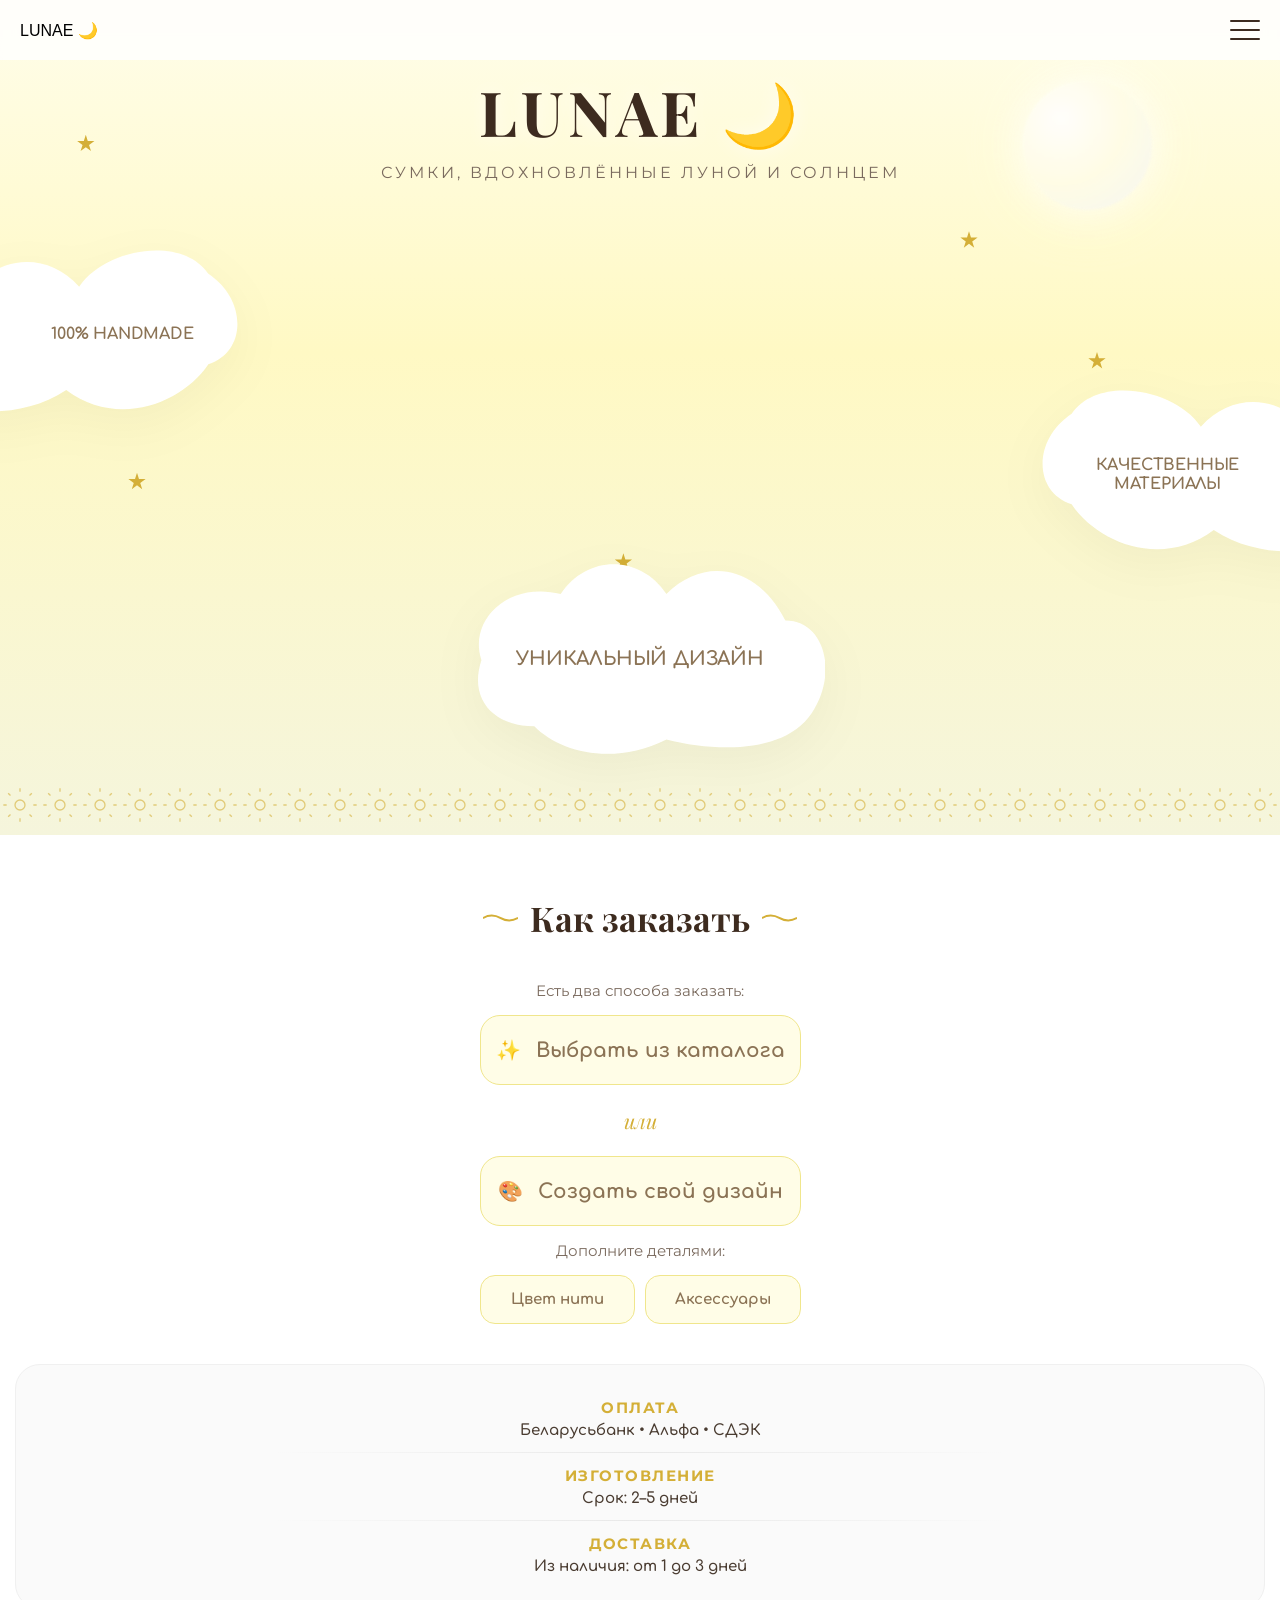
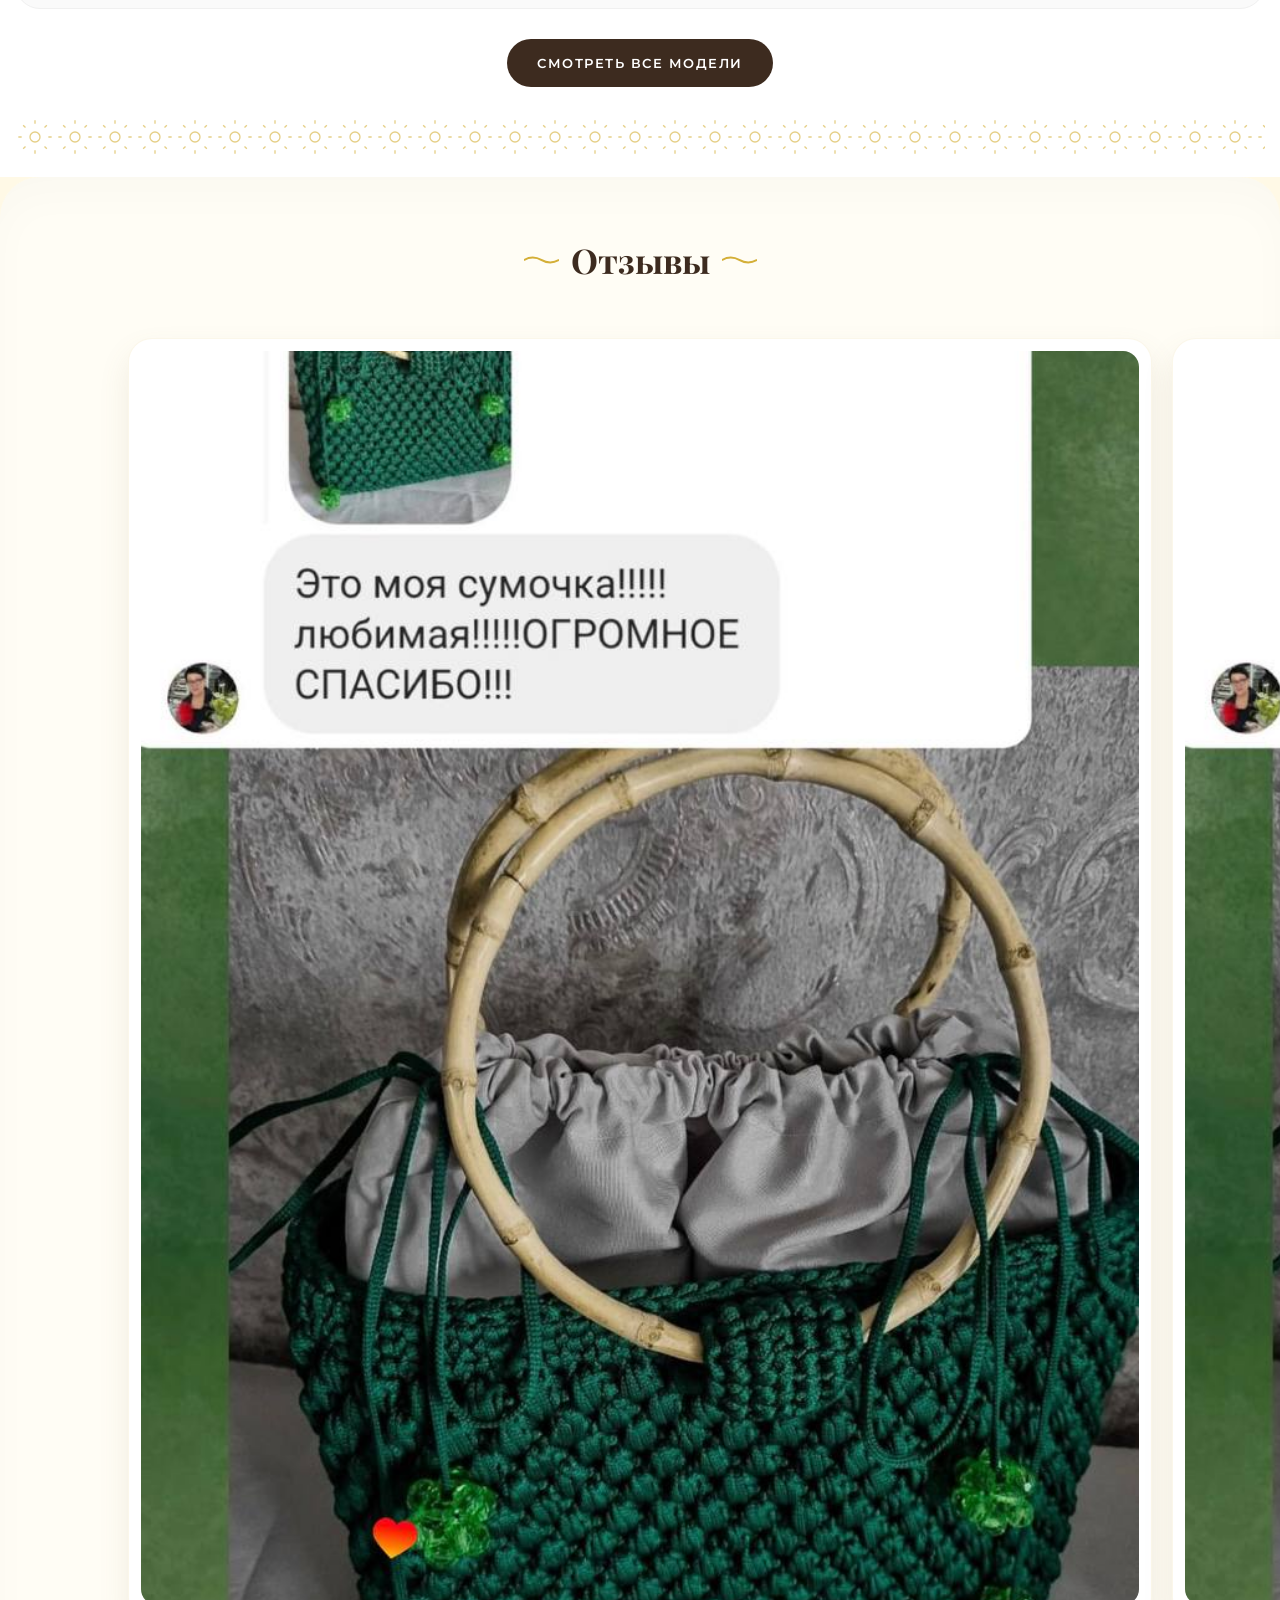
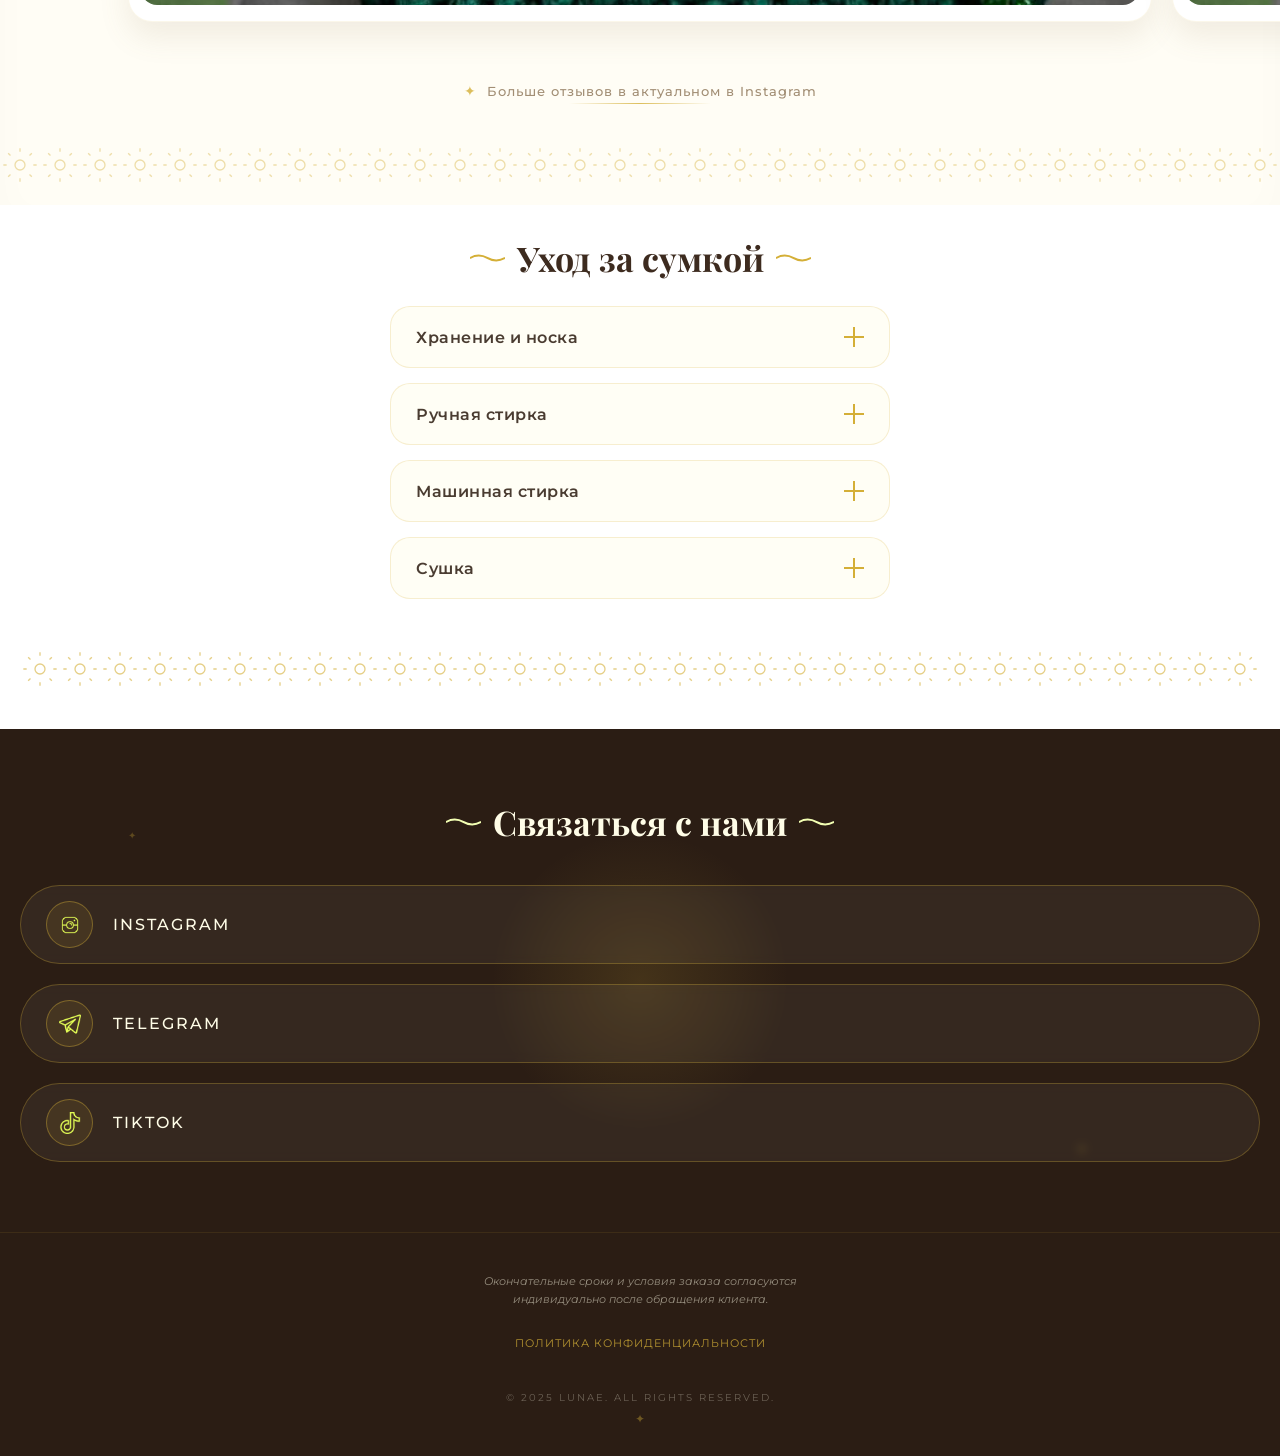
<file: index.html>
<!DOCTYPE html>
<html lang="ru">
<head>
<meta charset="UTF-8">
<meta name="viewport" content="width=device-width, initial-scale=1.0">
<title>LUNAE</title>
<link rel="preconnect" href="https://fonts.googleapis.com">
<link rel="preconnect" href="https://fonts.gstatic.com" crossorigin>
<link href="https://fonts.googleapis.com/css2?family=Comfortaa:wght@400;700&family=Montserrat:wght@300;500;700&family=Playfair+Display:ital,wght@0,400;0,700;1,400&display=swap" rel="stylesheet">

<link rel="stylesheet" href="css/styles.css">
</head>

<body>

<!-- HEADER -->
<header class="header">
    <div class="logo">LUNAE 🌙</div>
    <div class="burger" id="burger" onclick="toggleMenu()">
        <span></span>
        <span></span>
        <span></span>
    </div>
</header>

<nav id="menu" class="menu">
    <div class="menu-content">
        <a href="index.html">Главная</a>        
        <a onclick="toggleMenu()" href="catalog.html">Каталог</a>        
        <a onclick="toggleMenu()" href="#custom">На заказ</a>
        <a onclick="toggleMenu()" href="#reviews">Отзывы</a>
        <a onclick="toggleMenu()" href="#care">Уход</a>
        <a onclick="toggleMenu()" href="#contacts">Контакты</a>
    </div>
</nav>

<!-- HERO -->
<section id="home" class="hero">
    <div class="background-elements">
      <div class="moon"></div>
      <div class="sun"></div>
      
      <div class="spark s1" style="top:13%; left:6%;"></div>
      <div class="spark s2" style="top:40%; left:85%;"></div>
      <div class="spark s3" style="top:65%; left:48%;"></div>
      <div class="spark s3" style="top:55%; left:10%;"></div>
      <div class="spark s4" style="top:25%; left:75%;"></div>
    </div>
  
    <div class="hero-content">
      <h1>LUNAE 🌙</h1>
      <p class="subtitle">Сумки, вдохновлённые луной и солнцем</p>
    </div>
  
    <div class="clouds-stage">
        <div class="cloud-wrap left-side">
          <div class="cloud-inner">
            <svg viewBox="0 0 120 70" class="cloud-svg">
              <path d="M0,60 C10,65 30,65 45,55 C65,70 90,60 100,45 C115,40 115,20 100,10 C90,-5 60,0 50,15 C35,-2 10,5 5,25 C-5,35 0,55 0,60 Z" fill="white"/>
            </svg>
            <span class="cloud-text">100% HANDMADE</span>
          </div>
        </div>
    
        <div class="cloud-wrap right-side">
          <div class="cloud-inner">
            <svg viewBox="0 0 120 70" class="cloud-svg">
              <path d="M120,60 C110,65 90,65 75,55 C55,70 30,60 20,45 C5,40 5,20 20,10 C30,-5 60,0 70,15 C85,-2 110,5 115,25 C125,35 120,55 120,60 Z" fill="white"/>
            </svg>
            <span class="cloud-text">КАЧЕСТВЕННЫЕ МАТЕРИАЛЫ</span>
          </div>
        </div>
    
        <div class="cloud-wrap center-side">
            <div class="cloud-inner">
              <svg viewBox="0 0 140 90" class="cloud-svg">
                <path d="M30,75 C15,75 5,65 10,50 C5,35 20,20 40,25 C50,10 70,10 80,25 C95,10 115,15 125,35 C140,35 145,55 135,70 C125,85 100,85 80,80 C60,90 40,85 30,75 Z" fill="white"/>
              </svg>
              <span class="cloud-text central-text">УНИКАЛЬНЫЙ ДИЗАЙН</span>
            </div>
          </div>
    </div>
  
    <div class="gold-divider"></div>
  </section>

<!-- HOW TO ORDER -->
<section id="custom" class="order">
    <div class="order-header">
        <span class="wave-line"></span>
        <h2>Как заказать</h2>
        <span class="wave-line"></span>
    </div>

    <div class="order-container">
        <p class="order-step-text">Есть два способа заказать:</p>
        
        <div class="order-stack">
            <a href="catalog.html" class="order-card-btn">
                <span class="card-icon">✨</span> Выбрать из каталога
            </a>
            
            <div class="order-separator">или</div>
            
            <a href="#custom-design" class="order-card-btn">
                <span class="card-icon">🎨</span> Создать свой дизайн
            </a>
        </div>

        <p class="order-step-text">Дополните деталями:</p>
        
        <div class="order-grid-mini">
            <a href="#colors" class="order-card-btn mini">Цвет нити</a>
            <a href="#accessories" class="order-card-btn mini">Аксессуары</a>
        </div>
    </div>

    <div class="order-info-box">
        <div class="info-item">
            <strong>Оплата</strong>
            <span>Беларусьбанк • Альфа • СДЭК</span>
        </div>
        <div class="info-divider"></div>
        <div class="info-item">
            <strong>Изготовление</strong>
            <span>Срок: 2–5 дней</span>
        </div>
        <div class="info-divider"></div>
        <div class="info-item">
            <strong>Доставка</strong>
            <span>Из наличия: от 1 до 3 дней</span>
        </div>
    </div>

    <a href="catalog.html#models" class="btn-main">Смотреть все модели</a>
    
    <div class="gold-divider"></div>
</section>

<section id="reviews" class="reviews">
    <div class="order-header">
        <span class="wave-line"></span>
        <h2>Отзывы</h2>
        <span class="wave-line"></span>
    </div>
    
    <div class="reviews-container">
        <div class="reviews-track">
            <div class="review-card">
                <div class="review-frame">
                    <img src="img/rev1.jpg" alt="Отзыв">
                </div>
            </div>
            
            <div class="review-card">
                <div class="review-frame">
                    <img src="img/rev1.jpg" alt="Отзыв">
                </div>
            </div>

            <div class="review-card">
                <div class="review-frame">
                    <img src="img/rev1.jpg" alt="Отзыв">
                </div>
            </div>
        </div>
    </div>
    <div class="insta-text-wrap">
        <a href="https://instagram.com/твой_логин" class="insta-text-link" target="_blank">
            <span class="insta-sparkle">✦</span> 
            Больше отзывов в актуальном в Instagram
        </a>
    </div>
    <div id="care" class="gold-divider"></div>
</section>

<!-- CARE ACCORDION -->
<section class="care">
    <div class="order-header">
        <span class="wave-line"></span>
        <h2>Уход за сумкой</h2>
        <span class="wave-line"></span>
    </div>

    <div class="care-container">
        <div class="care-item">
            <button class="accordion">
                <span>Хранение и носка</span>
                <span class="acc-icon"></span>
            </button>
            <div class="panel">
                <div class="panel-content">
                    <p>Декоративные нити можно аккуратно подрезать ножницами до нужной длины.</p>
                    <p>Для защиты можно использовать водоотталкивающий спрей.</p>
                    <p>Хранить сумку лучше горизонтально, вдали от солнца.</p>
                </div>
            </div>
        </div>

        <div class="care-item">
            <button class="accordion">
                <span>Ручная стирка</span>
                <span class="acc-icon"></span>
            </button>
            <div class="panel">
                <div class="panel-content">
                    <p>Старайтесь очищать загрязнения локально.</p>
                    <p>Используйте мягкое средство и прохладную воду до 30°.</p>
                    <p>Не тереть и не применять отбеливатель.</p>
                </div>
            </div>
        </div>

        <div class="care-item">
            <button class="accordion">
                <span>Машинная стирка</span>
                <span class="acc-icon"></span>
            </button>
            <div class="panel">
                <div class="panel-content">
                    <p>Не рекомендуется. Если необходимо — только деликатный режим, мешочек для стирки и мягкое средство.</p>
                </div>
            </div>
        </div>

        <div class="care-item">
            <button class="accordion">
                <span>Сушка</span>
                <span class="acc-icon"></span>
            </button>
            <div class="panel">
                <div class="panel-content">
                    <p>Не выкручивать. Промокнуть полотенцем и сушить горизонтально.</p>
                    <p>Пушистые сумки можно распушить феном на холодном режиме.</p>
                </div>
            </div>
        </div>
    </div>

    <div class="gold-divider"></div>
</section>

<!-- CONTACTS -->
<section id="contacts" class="contacts-dark">
    <div class="contact-glow"></div>
    
    <div class="order-header">
        <span class="wave-line gold-wave"></span>
        <h2 class="light-text">Связаться с нами</h2>
        <span class="wave-line gold-wave"></span>
    </div>

    <div class="contacts-grid">
        <a href="#" class="contact-item">
            <div class="icon-circle">
                <img src="img/insta-icon.png" alt="Instagram">
            </div>
            <span>Instagram</span>
        </a>

        <a href="#" class="contact-item">
            <div class="icon-circle">
                <img src="img/tg-icon.png" alt="Telegram">
            </div>
            <span>Telegram</span>
        </a>

        <a href="#" class="contact-item">
            <div class="icon-circle">
                <img src="img/tt-icon.png" alt="TikTok">
            </div>
            <span>TikTok</span>
        </a>
    </div>
</section>

<footer class="footer">
    <div class="footer-container">
        <p class="footer-terms">
            Окончательные сроки и условия заказа согласуются индивидуально после обращения клиента.
        </p>

        <div class="footer-links">
            <a href="policy.html" class="footer-link">Политика конфиденциальности</a>
        </div>

        <div class="footer-bottom">
            <p>&copy; 2025 LUNAE. All rights reserved.</p>
            <span class="footer-spark">✦</span>
        </div>
    </div>
</footer>
<div id="floating-cart" class="floating-cart" onclick="location.href='cart.html'">
    <img src="img/cart-icon.png" alt="Корзина">
    <span id="floating-cart-count" class="cart-badge">0</span>
</div>
<script>
    // 1. Скрипт для Бургер-меню
    function toggleMenu() {
    const menu = document.getElementById("menu");
    const burger = document.getElementById("burger");
    
    menu.classList.toggle("active");
    burger.classList.toggle("active");

    if (menu.classList.contains("active")) {
        document.body.style.overflow = "hidden";
    } else {
        document.body.style.overflow = "auto";
    }
}
    
    // 2. Скрипт для Аккордеона (ЕДИНЫЙ И ИСПРАВЛЕННЫЙ)
    document.querySelectorAll('.accordion').forEach(button => {
        button.onclick = function() {
            this.classList.toggle('active');
            const panel = this.nextElementSibling;
            if (this.classList.contains('active')) {
                panel.style.maxHeight = panel.scrollHeight + "px";
            } else {
                panel.style.maxHeight = "0";
            }
        };
    });

    function updateCartBadge() {
    const cart = JSON.parse(localStorage.getItem("cart")) || [];
    const totalQty = cart.reduce((sum, item) => sum + (item.qty || 1), 0);

    // 1. Обновляем бадж на плавающей кнопке
    const floatingCart = document.getElementById("floating-cart");
    const floatingCount = document.getElementById("floating-cart-count");

    if (floatingCart && floatingCount) {
        if (totalQty > 0) {
            floatingCount.textContent = totalQty;
            floatingCart.classList.add("show");
        } else {
            floatingCart.classList.remove("show");
        }
    }

    // 2. Обновляем бадж внутри кнопок на странице товара (если они есть)
    const normalCount = document.getElementById("cart-count");
    if (normalCount) {
        if (totalQty > 0) {
            normalCount.textContent = totalQty;
            normalCount.classList.add("visible");
        } else {
            normalCount.classList.remove("visible");
        }
    }
}
// Запуск при загрузке
document.addEventListener("DOMContentLoaded", updateCartBadge);

</script>

</body>
</html>
</file>
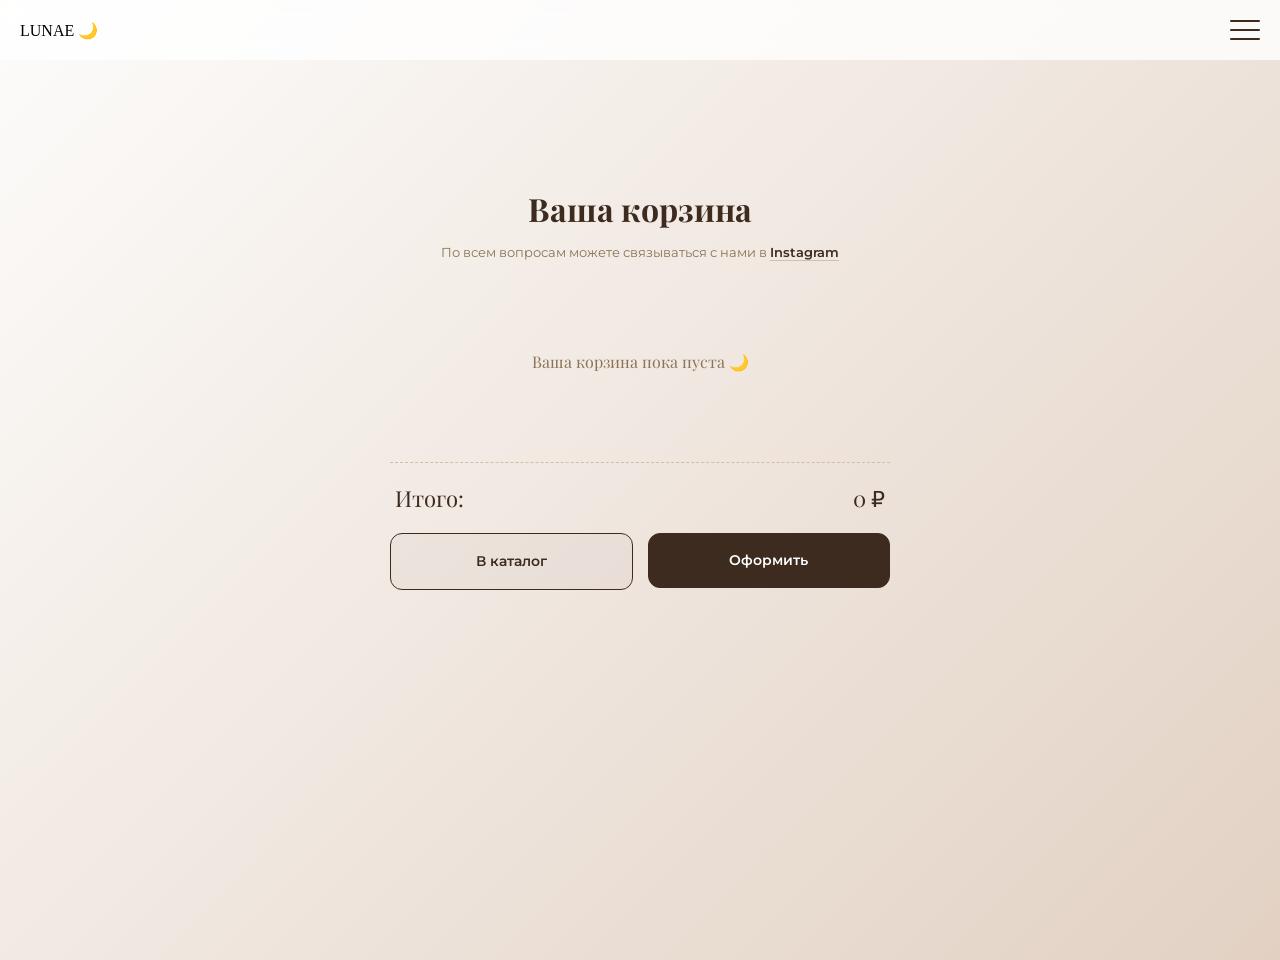
<file: cart.html>
<!DOCTYPE html>
<html lang="ru">
<head>
    <meta charset="UTF-8">
    <meta name="viewport" content="width=device-width, initial-scale=1.0">
    <title>Корзина | LUNAE</title>
    <link href="https://fonts.googleapis.com/css2?family=Montserrat:wght@300;400;500;600;700&family=Playfair+Display:wght@400;700&display=swap" rel="stylesheet">
    <link rel="stylesheet" href="css/catalog.css"> <link rel="stylesheet" href="css/cart.css">    
</head>
<body class="cart-body">

<header class="header">
    <div class="logo" onclick="location.href='index.html'">LUNAE 🌙</div>
    <div class="burger" id="burger" onclick="toggleMenu()">
        <span></span><span></span><span></span>
    </div>
</header>

<nav id="menu" class="menu">
    <div class="menu-content">
        <a href="index.html">Главная</a>
        <a href="catalog.html">Каталог</a>
        <a href="index.html#custom">На заказ</a>
        <a href="index.html#reviews">Отзывы</a>
        <a href="index.html#care">Уход</a>
        <a href="index.html#contacts">Контакты</a>
    </div>
</nav>

<section class="cart-page">
    <div class="cart-header">
        <h1>Ваша корзина</h1>
        <p>По всем вопросам можете связываться с нами в <a href="#" target="_blank">Instagram</a></p>
    </div>

    <div class="cart-items" id="cartItems">
        </div>

    <div class="cart-footer">
        <div class="cart-total">
            <span>Итого:</span>
            <span id="totalPrice">0 ₽</span>
        </div>

        <div class="cart-buttons">
            <a href="catalog.html" class="btn-square btn-outline-primary">В каталог</a>
            <button onclick="checkout()" class="btn-square btn-outline-primary active-btn">Оформить</button>
        </div>
    </div>
</section>

<script>
    function toggleMenu() {
    const menu = document.getElementById("menu");
    const burger = document.getElementById("burger");
    menu.classList.toggle("active");
    burger.classList.toggle("active");
    document.body.style.overflow = menu.classList.contains("active") ? "hidden" : "auto";
}

function checkout() {
    const cart = JSON.parse(localStorage.getItem("cart")) || [];
    
    if (cart.length === 0) {
        alert("Ваша корзина пуста 🌙");
        return;
    }

    window.location.href = "checkout.html";
}

window.onload = function() {
    document.body.classList.add("is-loading");
    renderCart();
    setTimeout(() => {
        document.body.classList.remove("is-loading");
    }, 1200);
};

function renderCart() {
    const cart = JSON.parse(localStorage.getItem("cart")) || [];
    const container = document.getElementById("cartItems");
    const totalElem = document.getElementById("totalPrice");
    
    container.innerHTML = "";
    let total = 0;

    if (cart.length === 0) {
        container.innerHTML = `<div class="empty-cart-msg">Ваша корзина пока пуста 🌙</div>`;
        totalElem.textContent = "0 ₽";
        return;
    }

    cart.forEach((item, index) => {
        const quantity = item.qty || 1;
        total += item.price * quantity;

        const row = document.createElement("div");
        row.classList.add("cart-item");

        if (document.body.classList.contains("is-loading")) {
            row.style.animationDelay = `${0.3 + (index * 0.1)}s`;
        } else {
            row.style.animation = "none";
            row.style.opacity = "1";
            row.style.transform = "translateY(0)";
        }

        // --- ВОТ ЭТОТ БЛОК ТЫ ПОСТОЯННО ТЕРЯЕШЬ ---
        let optionsHtml = "";
        if (item.options && item.options.length > 0) {
            optionsHtml = `<div class="cart-item-options">` + 
                item.options.map(opt => `<span>+ ${opt}</span>`).join('') + 
            `</div>`;
        }
        // ------------------------------------------

        row.innerHTML = `
            <img src="${item.img}" class="cart-item-img">
            <div class="cart-item-info">
                <span class="cart-item-name">${item.name}</span>
                
                ${optionsHtml} <div class="cart-item-controls">
                    <div class="qty-controls">
                        <button onclick="changeQty(${index}, -1)">-</button>
                        <span class="qty">${quantity}</span>
                        <button onclick="changeQty(${index}, 1)">+</button>
                    </div>
                    <span class="cart-item-price">${(item.price * quantity).toLocaleString()} ₽</span>
                </div>
            </div>
            <button class="remove-btn" onclick="removeItem(${index})">&times;</button>
        `;
        container.appendChild(row);
    });

    totalElem.textContent = total.toLocaleString() + " ₽";
}

function changeQty(index, delta) {
    let cart = JSON.parse(localStorage.getItem("cart")) || [];
    cart[index].qty = (cart[index].qty || 1) + delta;
    if (cart[index].qty < 1) return removeItem(index);
    localStorage.setItem("cart", JSON.stringify(cart));
    renderCart();
}

function removeItem(index) {
    let cart = JSON.parse(localStorage.getItem("cart")) || [];
    cart.splice(index, 1);
    localStorage.setItem("cart", JSON.stringify(cart));
    renderCart();
}
</script>
</body>
</html>
</file>
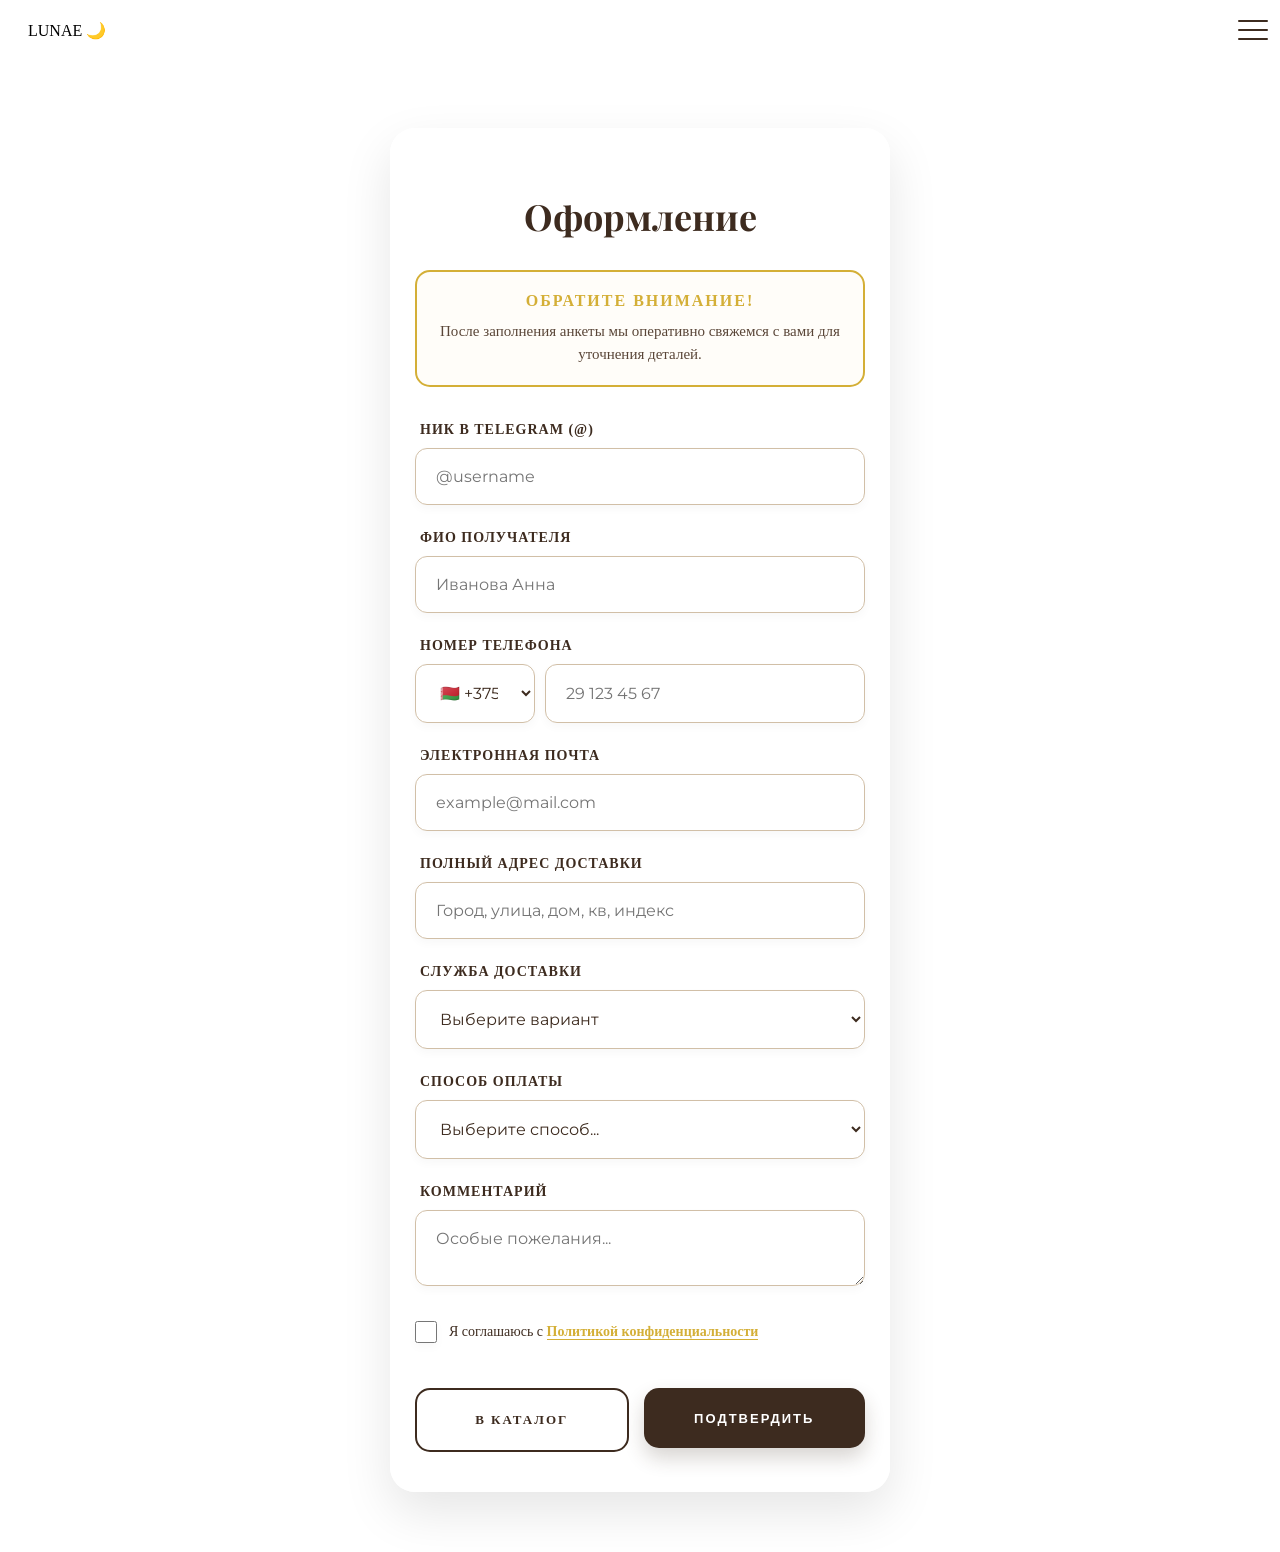
<file: checkout.html>
<!DOCTYPE html>
<html lang="ru">
<head>
    <meta charset="UTF-8">
    <meta name="viewport" content="width=device-width, initial-scale=1.0">
    <title>Оформление заказа | LUNAE</title>
    <link href="https://fonts.googleapis.com/css2?family=Montserrat:wght@300;400;500;600&family=Playfair+Display:wght@400;700&display=swap" rel="stylesheet">
    <link rel="stylesheet" href="css/catalog.css"> <link rel="stylesheet" href="css/cart.css">  
</head>
<body>

    <header class="header">
        <div class="logo" onclick="location.href='index.html'">LUNAE 🌙</div>
        <div class="burger" id="burger" onclick="toggleMenu()">
            <span></span><span></span><span></span>
        </div>
    </header>
    
    <nav id="menu" class="menu">
        <div class="menu-content">
            <a href="index.html">Главная</a>
            <a href="catalog.html">Каталог</a>
            <a href="index.html#custom">На заказ</a>
            <a href="index.html#reviews">Отзывы</a>
            <a href="index.html#care">Уход</a>
            <a href="index.html#contacts">Контакты</a>
        </div>
    </nav>

<div class="checkout-container">
    <div class="checkout-header">
        <h1>Оформление</h1>
    </div>

    <div class="notice-box">
        <b>Обратите внимание!</b>
        <p>После заполнения анкеты мы оперативно свяжемся с вами для уточнения деталей.</p>
    </div>

    <form class="order-form" id="checkoutForm">
        <div class="field-group">
            <label>Ник в Telegram (@)</label>
            <input type="text" id="tg" placeholder="@username" required>
        </div>
    
        <div class="field-group">
            <label>ФИО получателя</label>
            <input type="text" id="fio" placeholder="Иванова Анна" required>
        </div>
    
        <div class="field-group">
            <label>Номер телефона</label>
            <div class="phone-row">
                <select id="code">
                    <option value="+375">🇧🇾 +375</option>
                    <option value="+7">🇷🇺 +7</option>
                    <option value="+380">🇺🇦 +380</option>
                </select>
                <input type="tel" id="phone" placeholder="29 123 45 67" required>
            </div>
        </div>
    
        <div class="field-group">
            <label>Электронная почта</label>
            <input type="email" id="email" placeholder="example@mail.com" required>
        </div>
    
        <div class="field-group">
            <label>Полный адрес доставки</label>
            <input type="text" id="address" placeholder="Город, улица, дом, кв, индекс" required>
        </div>
    
        <div class="field-group">
            <label>Служба доставки</label>
            <select id="delivery" required>
                <option value="">Выберите вариант</option>
                <option value="Белпочта">Белпочта</option>
                <option value="СДЭК">СДЭК</option>
                <option value="Европочта">Европочта</option>
            </select>
        </div>
    
        <div class="field-group">
            <label>Способ оплаты</label>
            <select id="payment" required>
                <option value="">Выберите способ...</option>
                <option value="Карта">Картой онлайн (через менеджера)</option>
                <option value="Перевод">Перевод на карту</option>
                <option value="Наложенный">Наложенный платёж (Белпочта/Европочта)</option>
            </select>
        </div>
    
        <div class="field-group">
            <label>Комментарий</label>
            <textarea id="msg" rows="2" placeholder="Особые пожелания..."></textarea>
        </div>
    
        <div class="policy-row">
            <input type="checkbox" id="check" required>
            <label for="check">Я соглашаюсь с <a href="policy.html" class="policy-link">Политикой конфиденциальности</a></label>
        </div>
    
        <div class="actions-row">
            <a href="catalog.html" class="btn-lunae btn-back">В каталог</a>
            <button type="submit" class="btn-lunae btn-confirm">Подтвердить</button>
        </div>
    </form>
</div>

<script>
function toggleMenu() {
    const menu = document.getElementById("menu");
    const burger = document.getElementById("burger");
    menu.classList.toggle("active");
    burger.classList.toggle("active");
    document.body.style.overflow = menu.classList.contains("active") ? "hidden" : "auto";
}

    document.getElementById('checkoutForm').addEventListener('submit', function(e) {
        e.preventDefault();
        
        const email = document.getElementById('email').value;
        const phone = document.getElementById('phone').value;
        const emailRegex = /^[^\s@]+@[^\s@]+\.[^\s@]+$/;

        if (!emailRegex.test(email)) {
            alert("Пожалуйста, введите корректный email");
            return;
        }

        if (phone.length < 7) {
            alert("Пожалуйста, введите корректный номер телефона");
            return;
        }
        
        alert("Заявка принята! Мы скоро напишем вам в Telegram");
        localStorage.removeItem('cart');
        window.location.href = 'index.html';
    });
</script>

</body>
</html>
</file>
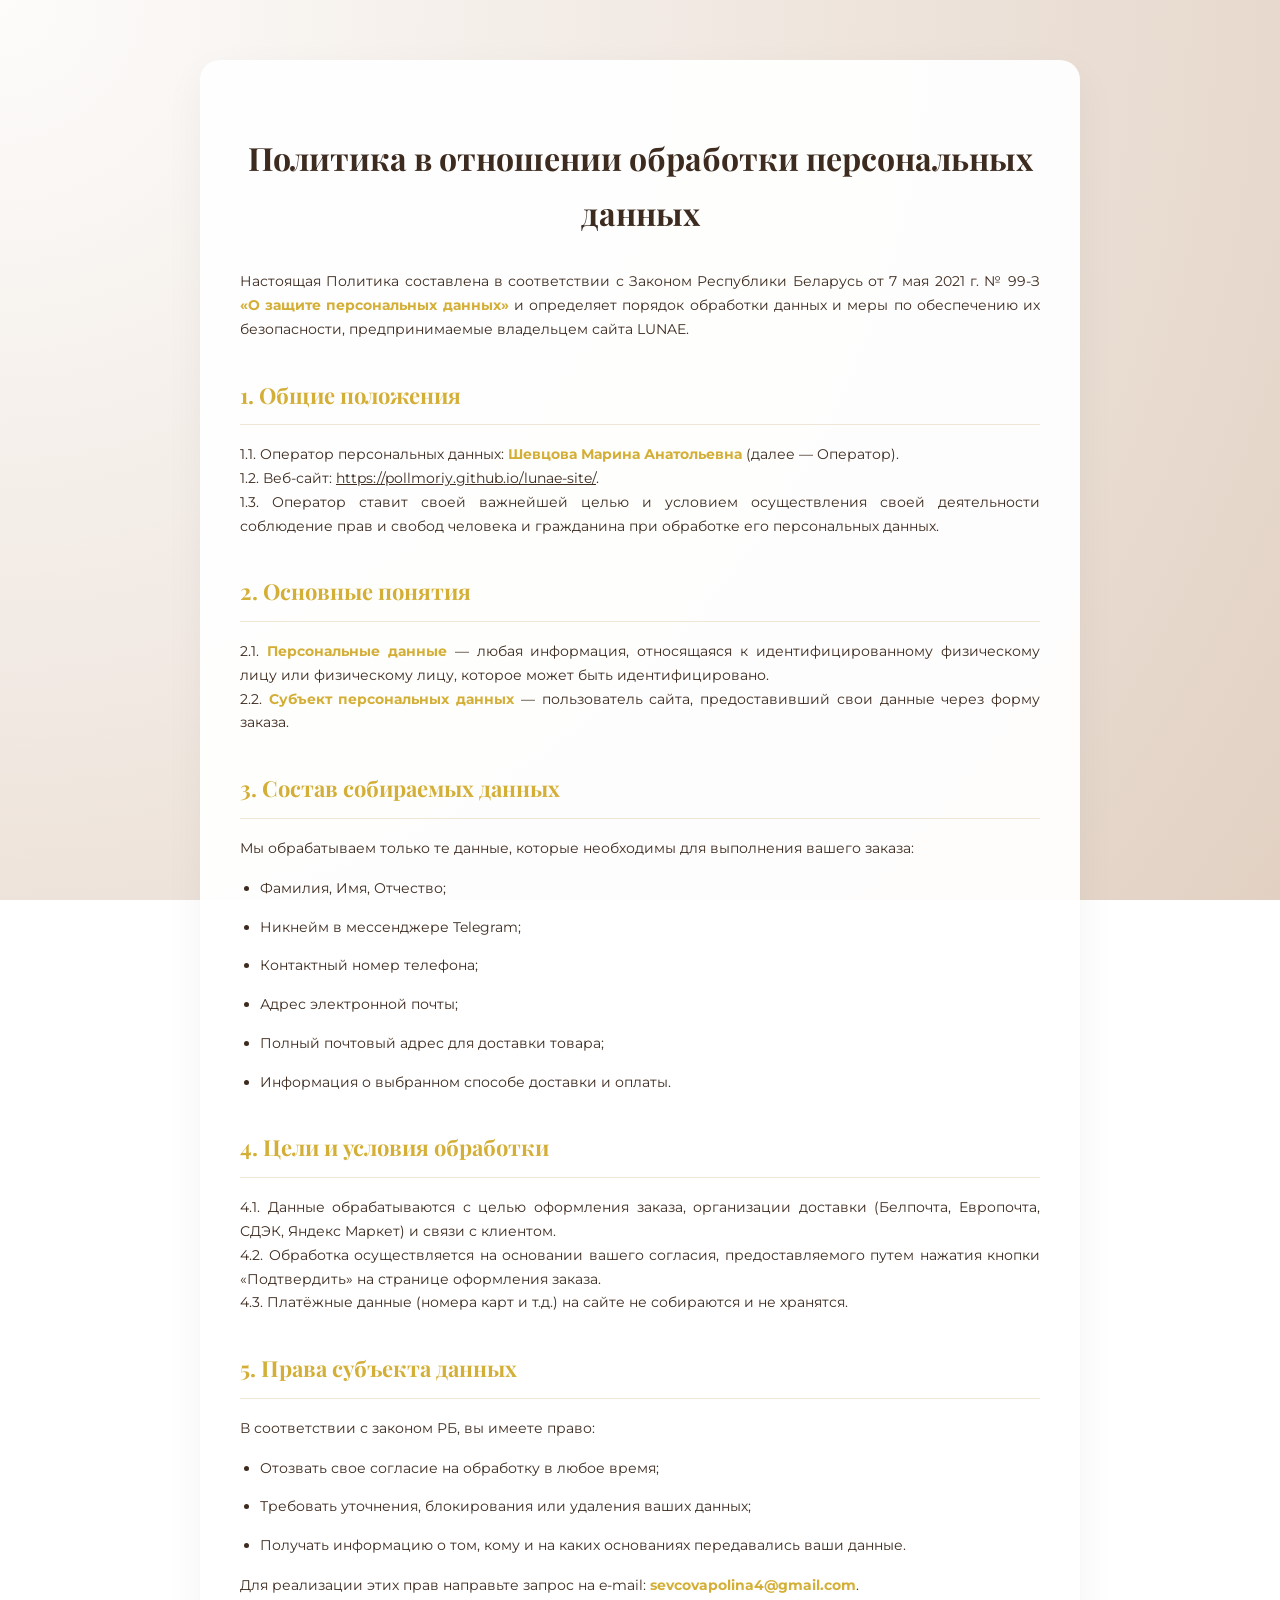
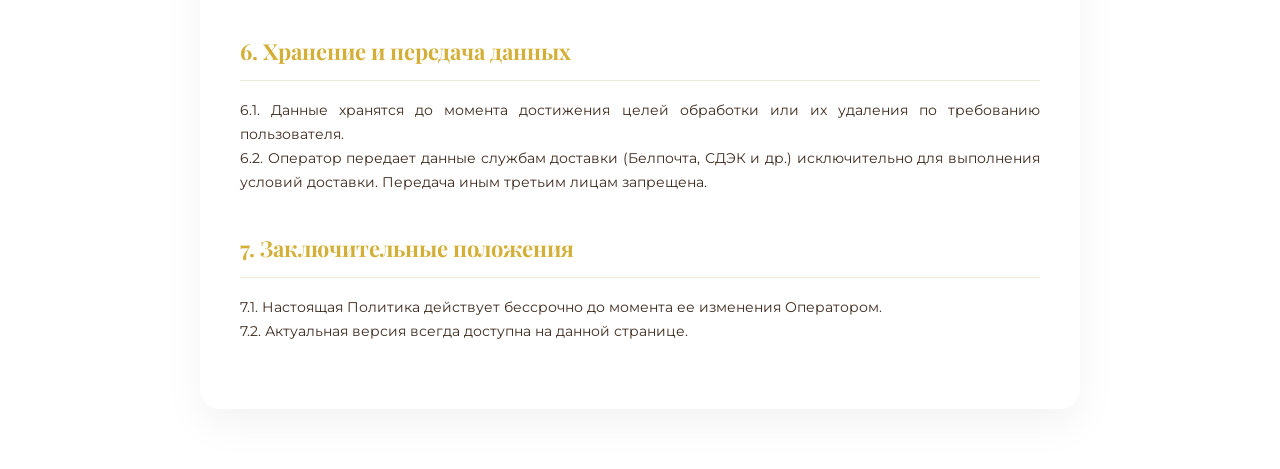
<file: policy.html>
<!DOCTYPE html>
<html lang="ru">
<head>
    <meta charset="UTF-8">
    <meta name="viewport" content="width=device-width, initial-scale=1.0">
    <title>Политика конфиденциальности | LUNAE</title>
    <link href="https://fonts.googleapis.com/css2?family=Montserrat:wght@400;500;600&family=Playfair+Display:wght@700&display=swap" rel="stylesheet">
    <link rel="stylesheet" href="css/cart.css">
    <style>
        .policy-page {
            max-width: 800px;
            margin: 60px auto;
            padding: 50px 40px;
            background: rgba(255, 255, 255, 0.95);
            border-radius: 20px;
            box-shadow: 0 15px 40px rgba(0,0,0,0.05);
            line-height: 1.7;
            color: #3d2b1f;
        }
        h1 { font-family: 'Playfair Display', serif; font-size: 32px; text-align: center; margin-bottom: 30px; }
        h2 { font-family: 'Playfair Display', serif; font-size: 22px; margin-top: 35px; color: #d4af37; border-bottom: 1px solid #f0e6d6; padding-bottom: 10px; }
        p, li { font-family: 'Montserrat', sans-serif; font-size: 14px; margin-bottom: 15px; text-align: justify; }
        ul { padding-left: 20px; }
        .back-link { 
            display: inline-block; 
            margin-bottom: 30px; 
            color: #3d2b1f; 
            text-decoration: none; 
            font-weight: 600; 
            font-size: 13px;
            text-transform: uppercase;
            letter-spacing: 1px;
        }
        .back-link:hover { color: #d4af37; }
        b { color: #d4af37; }

        @media (max-width: 600px) {
            .policy-page { padding: 30px 20px; margin: 20px 10px; }
            h1 { font-size: 24px; }
        }
    </style>
</head>
<body class="checkout-body">

<div class="policy-page">
    
    <h1>Политика в отношении обработки персональных данных</h1>
    
    <p>Настоящая Политика составлена в соответствии с Законом Республики Беларусь от 7 мая 2021 г. № 99-З <b>«О защите персональных данных»</b> и определяет порядок обработки данных и меры по обеспечению их безопасности, предпринимаемые владельцем сайта LUNAE.</p>

    <h2>1. Общие положения</h2>
    <p>1.1. Оператор персональных данных: <b>Шевцова Марина Анатольевна</b> (далее — Оператор).<br>
    1.2. Веб-сайт: <a href="https://pollmoriy.github.io/lunae-site/" style="color: inherit;">https://pollmoriy.github.io/lunae-site/</a>.<br>
    1.3. Оператор ставит своей важнейшей целью и условием осуществления своей деятельности соблюдение прав и свобод человека и гражданина при обработке его персональных данных.</p>

    <h2>2. Основные понятия</h2>
    <p>2.1. <b>Персональные данные</b> — любая информация, относящаяся к идентифицированному физическому лицу или физическому лицу, которое может быть идентифицировано.<br>
    2.2. <b>Субъект персональных данных</b> — пользователь сайта, предоставивший свои данные через форму заказа.</p>

    <h2>3. Состав собираемых данных</h2>
    <p>Мы обрабатываем только те данные, которые необходимы для выполнения вашего заказа:</p>
    <ul>
        <li>Фамилия, Имя, Отчество;</li>
        <li>Никнейм в мессенджере Telegram;</li>
        <li>Контактный номер телефона;</li>
        <li>Адрес электронной почты;</li>
        <li>Полный почтовый адрес для доставки товара;</li>
        <li>Информация о выбранном способе доставки и оплаты.</li>
    </ul>

    <h2>4. Цели и условия обработки</h2>
    <p>4.1. Данные обрабатываются с целью оформления заказа, организации доставки (Белпочта, Европочта, СДЭК, Яндекс Маркет) и связи с клиентом.<br>
    4.2. Обработка осуществляется на основании вашего согласия, предоставляемого путем нажатия кнопки «Подтвердить» на странице оформления заказа.<br>
    4.3. Платёжные данные (номера карт и т.д.) на сайте не собираются и не хранятся.</p>

    <h2>5. Права субъекта данных</h2>
    <p>В соответствии с законом РБ, вы имеете право:</p>
    <ul>
        <li>Отозвать свое согласие на обработку в любое время;</li>
        <li>Требовать уточнения, блокирования или удаления ваших данных;</li>
        <li>Получать информацию о том, кому и на каких основаниях передавались ваши данные.</li>
    </ul>
    <p>Для реализации этих прав направьте запрос на e-mail: <b>sevcovapolina4@gmail.com</b>.</p>

    <h2>6. Хранение и передача данных</h2>
    <p>6.1. Данные хранятся до момента достижения целей обработки или их удаления по требованию пользователя.<br>
    6.2. Оператор передает данные службам доставки (Белпочта, СДЭК и др.) исключительно для выполнения условий доставки. Передача иным третьим лицам запрещена.</p>

    <h2>7. Заключительные положения</h2>
    <p>7.1. Настоящая Политика действует бессрочно до момента ее изменения Оператором.<br>
    7.2. Актуальная версия всегда доступна на данной странице.</p>
</div>

</body>
</html>
</file>
<file: css/styles.css>
body {
    margin:0;
    font-family: Arial;
    background:#FFF9E6;
}

/* HEADER */
.header {
    position: fixed;
    top: 0;
    width: 100%;
    padding: 20px;
    display: flex;
    justify-content: space-between;
    align-items: center;
    z-index: 2000; 
    background: rgba(255, 255, 255, 0.8);
    backdrop-filter: blur(10px);
    box-sizing: border-box;
}

.burger {
    width: 30px;
    height: 20px;
    position: relative;
    cursor: pointer;
    z-index: 2001;
}

.burger span {
    display: block;
    position: absolute;
    height: 2px;
    width: 100%;
    background: #3d2b1f;
    border-radius: 2px;
    transition: .25s ease-in-out;
}

.burger span:nth-child(1) { top: 0px; }
.burger span:nth-child(2) { top: 9px; }
.burger span:nth-child(3) { top: 18px; }

.burger.active span:nth-child(1) { top: 9px; transform: rotate(135deg); }
.burger.active span:nth-child(2) { opacity: 0; left: -60px; }
.burger.active span:nth-child(3) { top: 9px; transform: rotate(-135deg); }

.menu {
    position: fixed;
    top: 0;
    left: 0;
    width: 100%;
    height: 100%;
    background: rgba(255, 253, 245, 0.98); 
    z-index: 1500;
    display: flex;
    justify-content: center;
    align-items: center;
    opacity: 0;
    visibility: hidden;
    transition: all 0.5s cubic-bezier(0.77, 0, 0.175, 1);
}

.menu.active {
    opacity: 1;
    visibility: visible;
}

.menu-content {
    display: flex;
    flex-direction: column;
    gap: 25px;
    text-align: center;
}

.menu a {
    font-family: 'Playfair Display', serif;
    font-size: 32px;
    text-decoration: none;
    color: #3d2b1f;
    opacity: 0;
    transform: translateY(20px);
    transition: 0.4s ease;
}

.menu.active a {
    opacity: 1;
    transform: translateY(0);
}

.menu.active a:nth-child(1) { transition-delay: 0.1s; }
.menu.active a:nth-child(2) { transition-delay: 0.2s; }
.menu.active a:nth-child(3) { transition-delay: 0.3s; }
.menu.active a:nth-child(4) { transition-delay: 0.4s; }
.menu.active a:nth-child(5) { transition-delay: 0.5s; }
.menu.active a:nth-child(6) { transition-delay: 0.6s; }

/* =========================================
   БЛОК: ХЕРО
   ========================================= */
@import url('https://fonts.googleapis.com/css2?family=Playfair+Display:wght@700&family=Montserrat:wght@400;600&family=Comfortaa:wght@700&display=swap');

.hero {
    margin-top: 30px;
    text-align: center;
    position: relative;
    min-height: 85vh;
    display: flex;
    flex-direction: column;
    align-items: center;
    justify-content: center;
    background: linear-gradient(180deg, 
        #FFFDE7 0%,   
        #FFF9C4 40%,  
        #F5F5DC 100%  
    );
    overflow: hidden;
    padding-top: 40px;
    z-index: 1; 
}

.background-elements {
    position: absolute;
    top: 0;
    left: 0;
    width: 100%;
    height: 100%;
    z-index: 1; 
    pointer-events: none; 
}

.moon {
    position: absolute;
    top: 50px; 
    right: 10%;
    width: 130px; 
    height: 130px;
    background: radial-gradient(circle at 30% 30%, #ffffff 0%, #fffde7 50%, #f5f5f5 100%);
    border-radius: 50%; 
    box-shadow: 0 0 40px rgba(255, 255, 255, 0.8), 0 0 70px rgba(255, 253, 231, 0.4);
    filter: blur(1px);
    opacity: 0.9;
    z-index: 1;
    animation: moonPulse 6s infinite ease-in-out;
}

.hero-content { 
    position: relative;
    z-index: 100; 
    margin-bottom: 20px;
}

.hero h1 { 
    font-family: 'Playfair Display', serif; 
    font-size: 62px; 
    color: #3d2b1f; 
    margin: 0; 
    letter-spacing: 4px;
    text-shadow: 0 0 20px rgba(255, 255, 255, 0.6);
}

.hero .subtitle { 
    font-family: 'Montserrat', sans-serif; 
    font-size: 16px; 
    text-transform: uppercase;
    letter-spacing: 3px;
    color: #7a6a5e; 
    margin-top: 10px; 
}

.clouds-stage {
    position: relative;
    width: 100%;
    height: 480px; 
    margin-top: 20px;
    z-index: 10; 
}

.cloud-wrap {
    position: absolute;
    width: 310px;
    transition: all 0.5s ease;
}

.cloud-inner {
    position: relative;
    display: flex;
    align-items: center;
    justify-content: center;
    filter: drop-shadow(0 15px 25px rgba(0,0,0,0.04));
}

.cloud-svg {
    width: 100%;
    height: auto;
    display: block;
}

.cloud-text {
    position: absolute;
    font-family: 'Comfortaa', cursive;
    font-weight: 700;
    font-size: 16px; 
    color: #8b7355; 
    width: 60%; 
    text-align: center;
    line-height: 1.2;
    top: 48%;
    left: 50%;
    transform: translate(-50%, -50%); 
    pointer-events: none;
    letter-spacing: -0.2px; 
    text-shadow: 1px 1px 0px #fff;
}

.central-text {
    font-size: 19px;
    top: 55%; 
    left: 50%;
    width: 70%;
}

.left-side { left: -50px; top: 10px; }
.right-side { right: -50px; top: 150px; }
.center-side { 
    left: 50%; 
    top: 290px; 
    transform: translateX(-50%); 
    width: 370px; 
}

.left-side .cloud-text { padding-left: 35px; }
.right-side .cloud-text { padding-right: 15px; }

.spark {
    position: absolute;
    width: 18px; 
    height: 18px;
    background: #d4af37;
    clip-path: polygon(50% 0%, 61% 35%, 98% 35%, 68% 57%, 79% 91%, 50% 70%, 21% 91%, 32% 57%, 2% 35%, 39% 35%);
    animation: twinkle 4s infinite ease-in-out;
    z-index: 2;
}

@keyframes twinkle {
    0%, 100% { transform: scale(1); opacity: 0.3; }
    50% { transform: scale(1.3); opacity: 0.7; }
}

@keyframes moonPulse {
    0%, 100% { transform: scale(1); opacity: 0.8; }
    50% { transform: scale(1.05); opacity: 1; }
}

.gold-divider {
    width: 100%;
    height: 50px;
    margin-top: auto;
    background-image: url("data:image/svg+xml,%3Csvg xmlns='http://www.w3.org/2000/svg' width='40' height='40' viewBox='0 0 24 24' fill='none' stroke='%23d4af37' stroke-width='0.8'%3E%3Ccircle cx='12' cy='12' r='3'/%3E%3Cpath d='M12 2v2M12 20v2M4.9 4.9l1.4 1.4M17.7 17.7l1.4 1.4M2 12h2M20 12h2M6.3 17.7l-1.4 1.4M19.1 4.9l-1.4 1.4'/%3E%3C/svg%3E");
    background-repeat: repeat-x;
    opacity: 0.6;
    z-index: 100;
}

/* =========================================
   БЛОК: КАК ЗАКАЗАТЬ
   ========================================= */
.order {
    padding: 60px 15px;
    padding-bottom: 10px;
    background: #ffffff;
    text-align: center;
    display: flex;
    flex-direction: column;
    align-items: center;
}

.order-header {
    display: flex;
    align-items: center;
    justify-content: center;
    gap: 12px;
    margin-bottom: 25px;
}

.order-header h2 {
    font-family: 'Playfair Display', serif;
    font-size: 34px;
    color: #3d2b1f;
    margin: 0;
}

.wave-line {
    width: 35px;
    height: 10px;
    background-image: url("data:image/svg+xml,%3Csvg xmlns='http://www.w3.org/2000/svg' viewBox='0 0 100 20' preserveAspectRatio='none'%3E%3Cpath d='M0 10 Q25 0 50 10 T100 10' fill='none' stroke='%23d4af37' stroke-width='4'/%3E%3C/svg%3E");
    background-size: contain;
    background-repeat: no-repeat;
}

.order-step-text {
    font-family: 'Montserrat', sans-serif;
    font-size: 15px;
    color: #7a6a5e;
    margin: 15px 0;
}

.order-stack {
    display: flex;
    flex-direction: column;
    gap: 12px;
    width: 100%;
}

.order-card-btn {
    text-decoration: none;
    font-family: 'Comfortaa', cursive;
    font-weight: 700;
    font-size: 20px;
    padding: 22px 15px;
    background: #FFFDE7;
    border: 1px solid #f0e68c;
    border-radius: 20px;
    color: #8b7355;
    display: flex;
    align-items: center;
    justify-content: center;
    gap: 15px;
    transition: 0.3s;
    width: 100%;
    box-sizing: border-box;
}

.card-icon {
    font-size: 20px;
}

.order-separator {
    font-family: 'Playfair Display', serif;
    font-style: italic;
    font-size: 20px;
    color: #d4af37;
    margin: 10px 0;
}

.order-grid-mini {
    display: grid;
    grid-template-columns: 1fr 1fr;
    gap: 10px;
    width: 100%;
    margin-top: 10px;
}

.order-card-btn.mini {
    padding: 15px 5px;
    font-size: 15px;
    border-radius: 15px;
}

.order-info-box {
    margin: 40px 0 30px;
    padding: 25px 15px;
    background: #fafafa;
    border-radius: 25px;
    border: 1px solid #f0f0f0;
    width: 100%;
    box-sizing: border-box;
}

.info-item {
    padding: 8px 0;
}

.info-item strong {
    display: block;
    font-family: 'Montserrat', sans-serif;
    font-size: 15px;
    text-transform: uppercase;
    letter-spacing: 1.5px;
    color: #d4af37;
    margin-bottom: 4px;
}

.info-item span {
    font-family: 'Comfortaa', cursive;
    color: #4a3c31;
    font-size: 15px;
    font-weight: 600;
}

.info-divider {
    height: 1px;
    background: linear-gradient(to right, transparent, #e8e8e8, transparent);
    width: 60%;
    margin: 5px auto;
}

.btn-main {
    display: inline-block;
    text-decoration: none;
    background: #3d2b1f;
    color: #ffffff;
    padding: 16px 30px;
    border-radius: 50px;
    font-family: 'Montserrat', sans-serif;
    font-weight: 600;
    font-size: 13px;
    text-transform: uppercase;
    letter-spacing: 1.5px;
    margin-bottom: 30px;
}

/* =========================================
   БЛОК: ОТЗЫВЫ
   ========================================= */
.reviews {
    padding: 60px 0 20px 0;
    background-color: #FFFDF5; 
    text-align: center;
    overflow: hidden;
    border-top-left-radius: 40px;
    border-top-right-radius: 40px;
    position: relative;
    box-shadow: inset 0 20px 40px rgba(0,0,0,0.02);
}

.reviews-container {
    width: 100%;
    overflow-x: auto;
    display: flex;
    padding: 30px 0 60px 0;
    scroll-snap-type: x mandatory; 
    -webkit-overflow-scrolling: touch;
    scrollbar-width: none; 
}

.reviews-container::-webkit-scrollbar {
    display: none;
}

.reviews-track {
    display: flex;
    padding-left: 10vw;
    padding-right: 10vw;
    gap: 20px;
}

.review-card {
    flex: 0 0 80vw; 
    scroll-snap-align: center;
    display: flex;
    justify-content: center;
}

.review-frame {
    width: 100%;
    aspect-ratio: 4 / 5; 
    background: #ffffff; 
    padding: 12px;
    box-sizing: border-box;
    border-radius: 24px;
    box-shadow: 0 15px 30px rgba(139, 115, 85, 0.12);
    border: 1px solid rgba(212, 175, 55, 0.1); 
}

.review-frame img {
    width: 100%;
    height: 100%;
    object-fit: cover;
    border-radius: 16px;
}

.reviews .gold-divider {
    margin-top: 20px;
    opacity: 0.4;
}

.insta-text-wrap {
    margin: 0px 0 45px; 
    padding: 0 30px;
}

.insta-text-link {
    text-decoration: none;
    font-family: 'Montserrat', sans-serif;
    font-size: 13px; 
    font-weight: 500;
    color: #8b7355; 
    letter-spacing: 1px;
    display: inline-block;
    position: relative;
    opacity: 0.8;
}

.insta-sparkle {
    color: #d4af37;
    margin-right: 5px;
    font-size: 14px;
}

.insta-text-link::after {
    content: '';
    position: absolute;
    width: 40%; 
    height: 1px;
    bottom: -4px;
    left: 30%;
    background: linear-gradient(90deg, transparent, #d4af37, transparent);
}

.insta-text-link:active {
    opacity: 1;
    transform: translateY(1px);
}

.reviews {
    padding-bottom: 10px;
}

/* =========================================
   БЛОК: УХОД 
   ========================================= */

   .care {
    padding: 30px 20px;
    background: #ffffff;
    text-align: center;
}

.care-container {
    width: 100%;
    max-width: 500px; 
    margin: 0 auto;
    display: flex;
    flex-direction: column;
    gap: 15px; 
}

.care-container {
    margin-bottom: 50px; 
}

.care-item {
    background: rgba(255, 253, 231, 0.4); 
    border: 1px solid rgba(212, 175, 55, 0.2);
    border-radius: 20px;
    overflow: hidden; 
    transition: all 0.3s ease;
}


.accordion {
    width: 100%;
    background: none;
    border: none;
    outline: none;
    padding: 20px 25px;
    display: flex;
    justify-content: space-between;
    align-items: center;
    cursor: pointer;
    font-family: 'Montserrat', sans-serif;
    font-size: 16px;
    font-weight: 600;
    color: #4a3c31;
    transition: 0.3s;
}

.accordion span {
    letter-spacing: 0.5px;
}

.acc-icon {
    position: relative;
    width: 20px;
    height: 20px;
}

.acc-icon::before, .acc-icon::after {
    content: '';
    position: absolute;
    background-color: #d4af37;
    transition: transform 0.4s ease;
}

.acc-icon::before {
    top: 9px;
    left: 0;
    width: 100%;
    height: 2px;
}

.acc-icon::after {
    top: 0;
    left: 9px;
    width: 2px;
    height: 100%;
}

.accordion.active .acc-icon::after {
    transform: rotate(90deg);
    opacity: 0;
}

.accordion.active {
    background: rgba(255, 255, 255, 0.6);
}

.panel {
    max-height: 0; 
    overflow: hidden;
    transition: max-height 0.3s ease-out;
    background: rgba(255, 255, 255, 0.4);
}

.panel-content {
    padding: 0 25px 25px 25px;
    font-family: 'Comfortaa', cursive;
    font-size: 14px;
    line-height: 1.6;
    color: #7a6a5e;
}

.panel-content p {
    margin: 8px 0;
    text-align: left;
    position: relative;
    padding-left: 15px;
}

.panel-content p::before {
    content: '✦';
    position: absolute;
    left: 0;
    color: #d4af37;
    font-size: 10px;
}

/* =========================================
   БЛОК: КОНТАКТЫ
   ========================================= */

   .contacts-dark {
    padding: 70px 20px;
    background: #2b1d14; 
    position: relative;
    overflow: hidden;
    text-align: center;
}

.contact-glow {
    position: absolute;
    top: 50%;
    left: 50%;
    transform: translate(-50%, -50%);
    width: 300px;
    height: 300px;
    background: radial-gradient(circle, rgba(212, 175, 55, 0.15) 0%, transparent 70%);
    pointer-events: none;
}

.light-text {
    color: #FFFDE7 !important;
}

.gold-wave {
    filter: brightness(0) invert(1) sepia(1) saturate(5) hue-rotate(10deg);
}

.contacts-grid {
    display: flex;
    flex-direction: column;
    gap: 20px;
    margin-top: 40px;
    position: relative;
    z-index: 2;
}

.contact-item {
    display: flex;
    align-items: center;
    background: rgba(255, 255, 255, 0.05); 
    border: 1px solid rgba(212, 175, 55, 0.3);
    padding: 15px 25px;
    border-radius: 100px;
    text-decoration: none;
    transition: all 0.4s ease;
    backdrop-filter: blur(5px); 
}

.contact-item span {
    font-family: 'Montserrat', sans-serif;
    font-size: 16px;
    font-weight: 500;
    color: #FFFDE7;
    letter-spacing: 2px;
    text-transform: uppercase;
}

.icon-circle {
    width: 45px;
    height: 45px;
    background: rgba(212, 175, 55, 0.1);
    border-radius: 50%;
    display: flex;
    align-items: center;
    justify-content: center;
    margin-right: 20px;
    border: 1px solid rgba(212, 175, 55, 0.4);
}

.icon-circle img {
    width: 22px;
    height: 22px;
    object-fit: contain;
    filter: brightness(0) invert(0.8) sepia(1) saturate(3) hue-rotate(10deg);
}

.contact-item:active {
    background: rgba(212, 175, 55, 0.2);
    transform: scale(0.95);
    border-color: #d4af37;
}

.contacts-dark::before {
    content: '✦';
    position: absolute;
    top: 20%;
    left: 10%;
    color: rgba(212, 175, 55, 0.3);
    font-size: 10px;
}

.contacts-dark::after {
    content: '✦';
    position: absolute;
    bottom: 15%;
    right: 15%;
    color: rgba(212, 175, 55, 0.3);
    font-size: 14px;
}

/* =========================================
   ФУТЕР 
   ========================================= */

   .footer {
    padding: 40px 20px 30px;
    background: #2b1d14; 
    text-align: center;
    border-top: 1px solid rgba(212, 175, 55, 0.1); 
}

.footer-container {
    max-width: 400px;
    margin: 0 auto;
    display: flex;
    flex-direction: column;
    gap: 20px;
}

.footer-terms {
    font-family: 'Montserrat', sans-serif;
    font-size: 11px;
    line-height: 1.6;
    color: rgba(255, 253, 231, 0.5); 
    margin: 0;
    font-style: italic;
}

.footer-links {
    margin: 5px 0;
}

.footer-link {
    font-family: 'Montserrat', sans-serif;
    font-size: 11px;
    color: #d4af37; 
    text-decoration: none;
    letter-spacing: 1px;
    text-transform: uppercase;
    opacity: 0.8;
    transition: 0.3s;
}

.footer-link:active {
    opacity: 1;
}

.footer-bottom {
    margin-top: 15px;
    display: flex;
    flex-direction: column;
    align-items: center;
    gap: 8px;
}

.footer-bottom p {
    font-family: 'Montserrat', sans-serif;
    font-size: 10px;
    color: rgba(255, 253, 231, 0.3);
    letter-spacing: 2px;
    text-transform: uppercase;
    margin: 0;
}

.footer-spark {
    color: rgba(212, 175, 55, 0.4);
    font-size: 12px;
}

/* --- ГЛАВНАЯ АНИМАЦИЯ ПОЯВЛЕНИЯ ЭЛЕМЕНТОВ --- */

.hero-content h1, 
.hero-content p, 
.hero-content .btn,
.about, 
.care,
.contacts-dark {
    opacity: 0;
    transform: translateY(30px);
    animation: mainPageFadeIn 1s ease forwards;
}

@keyframes mainPageFadeIn {
    to {
        opacity: 1;
        transform: translateY(0);
    }
}

.hero-content h1 { animation-delay: 0.1s; }
.hero-content p { animation-delay: 0.3s; }
.hero-content .btn { animation-delay: 0.5s; }
.about { animation-delay: 0.7s; }
.care { animation-delay: 0.9s; }


/* =========================================
   Корзинка
   ========================================= */
.floating-cart {
    position: fixed;
    bottom: 30px;
    right: 25px;
    width: 60px;
    height: 60px;
    background: rgba(255, 255, 255, 0.8);
    backdrop-filter: blur(10px);
    border: 1.5px solid #d4af37; 
    border-radius: 50%;
    display: flex;
    justify-content: center;
    align-items: center;
    z-index: 1000;
    cursor: pointer;
    box-shadow: 0 10px 25px rgba(0,0,0,0.1);
    transition: all 0.3s ease;
    opacity: 0;
    visibility: hidden;
    transform: translateY(20px);
}

.floating-cart.show {
    opacity: 1;
    visibility: visible;
    transform: translateY(0);
}

.floating-cart img {
    width: 24px;
    height: 24px;
    object-fit: contain;
}

.floating-cart .cart-badge {
    position: absolute;
    top: 1px;
    left: 1px;
    background: #3d2b1f;
    color: white;
    min-width: 18px;
    height: 18px;
    font-size: 10px;
    border-radius: 50%;
    display: flex;
    justify-content: center;
    align-items: center;
    font-weight: 700;
}
</file>
<file: css/catalog.css>
/* HEADER */
.header {
    position: fixed;
    top: 0;
    width: 100%;
    padding: 20px;
    display: flex;
    justify-content: space-between;
    align-items: center;
    z-index: 2000; 
    background: rgba(255, 255, 255, 0.8);
    backdrop-filter: blur(10px);
    box-sizing: border-box;
}

.burger {
    width: 30px;
    height: 20px;
    position: relative;
    cursor: pointer;
    z-index: 2001;
}

.burger span {
    display: block;
    position: absolute;
    height: 2px;
    width: 100%;
    background: #3d2b1f;
    border-radius: 2px;
    transition: .25s ease-in-out;
}

.burger span:nth-child(1) { top: 0px; }
.burger span:nth-child(2) { top: 9px; }
.burger span:nth-child(3) { top: 18px; }

.burger.active span:nth-child(1) { top: 9px; transform: rotate(135deg); }
.burger.active span:nth-child(2) { opacity: 0; left: -60px; }
.burger.active span:nth-child(3) { top: 9px; transform: rotate(-135deg); }

.menu {
    position: fixed;
    top: 0;
    left: 0;
    width: 100%;
    height: 100%;
    background: rgba(255, 253, 245, 0.98); 
    z-index: 1500;
    display: flex;
    justify-content: center;
    align-items: center;
    font-weight: 500px;
    opacity: 0;
    visibility: hidden;
    transition: all 0.5s cubic-bezier(0.77, 0, 0.175, 1);
}

.menu.active {
    opacity: 1;
    visibility: visible;
}

.menu-content {
    display: flex;
    flex-direction: column;
    gap: 25px;
    text-align: center;
}

.menu a {
    font-family: 'Playfair Display', serif;
    font-size: 32px;
    text-decoration: none;
    color: #3d2b1f;

    font-weight: 400 !important;
    font-style: normal !important;
    text-transform: none; 
    letter-spacing: 0px; 
    
    text-rendering: optimizeLegibility;
    -webkit-font-smoothing: antialiased;
    -moz-osx-font-smoothing: grayscale;
}

.menu.active a {
    opacity: 1;
    transform: translateY(0);
}

.menu.active a:nth-child(1) { transition-delay: 0.1s; }
.menu.active a:nth-child(2) { transition-delay: 0.2s; }
.menu.active a:nth-child(3) { transition-delay: 0.3s; }
.menu.active a:nth-child(4) { transition-delay: 0.4s; }
.menu.active a:nth-child(5) { transition-delay: 0.5s; }
.menu.active a:nth-child(6) { transition-delay: 0.6s; }


/* ОБЩИЕ НАСТРОЙКИ */
body {
    padding-top: 60px; 
    background-color: #ffffff;
}


.catalog-top {
    text-align: center;
    padding: 20px 20px 10px;
    background: radial-gradient(circle at top, #FFFDF5 0%, #ffffff 70%);
    position: relative;
}

.catalog-top h1 {
    font-family: 'Playfair Display', serif;
    font-size: 34px;
    color: #3d2b1f;
    margin: 0 0 5px 0;
}

.catalog-top p {
    font-family: 'Comfortaa', cursive;
    font-size: 13px;
    color: #8b7355;
    margin: 0;
    opacity: 0.8;
}

.catalog-tabs {
    display: flex;
    justify-content: center;
    gap: 5px;
    padding: 8px;
    margin: 10px 15px 25px;
    background: #f8f8f8; 
    border-radius: 30px;
    border: 1px solid #f0f0f0;
}

.tab-btn {
    flex: 1; 
    padding: 10px 5px;
    border: none;
    background: transparent;
    border-radius: 25px;
    font-family: 'Montserrat', sans-serif;
    font-size: 11px;
    font-weight: 600;
    color: #8b7355;
    transition: 0.3s;
    white-space: nowrap;
}

.tab-btn.active {
    background: #ffffff; 
    color: #3d2b1f;
    box-shadow: 0 4px 10px rgba(0,0,0,0.05);
}

.product-card {
    text-decoration: none;
    display: flex;
    flex-direction: column;
    margin-bottom: 5px;
}

.product-img-wrap {
    width: 100%;
    aspect-ratio: 1 / 1;
    overflow: hidden;
    border-radius: 20px;
    box-shadow: 0 8px 20px rgba(139, 115, 85, 0.15); 
    margin-bottom: 8px; 
    background: #f9f9f9;
}

.product-img-wrap img {
    width: 100%;
    height: 100%;
    object-fit: cover;
    display: block;
}

.product-card h3 {
    font-family: 'Playfair Display', serif;
    font-size: 15px;
    color: #3d2b1f;
    margin: 0 0 2px 8px; 
    text-align: left;
}

.product-card .price {
    font-family: 'Montserrat', sans-serif;
    font-weight: 700;
    font-size: 13px;
    color: #d4af37;
    margin: 0 0 0 8px;
    text-align: left;
}

.catalog-grid {
    display: grid;
    grid-template-columns: 1fr 1fr;
    gap: 25px 15px;
    padding: 0 15px 40px;
}

.tab-content {
    display: none; 
    opacity: 0;
    transform: translateY(15px); 
    transition: opacity 0.4s ease, transform 0.4s ease;
    will-change: opacity, transform; 
}

.tab-content.active {
    display: block !important;
    opacity: 1; 
    transform: translateY(0); 
}

.catalog-top h1,
.catalog-top p,
.catalog-tabs,
.catalog-grid .product-card {
    opacity: 0;
    transform: translateY(20px); 
    animation: elementFadeIn 0.8s ease forwards; 
    will-change: opacity, transform;
}

@keyframes elementFadeIn {
    to {
        opacity: 1;
        transform: translateY(0);
    }
}

.catalog-top h1 {
    animation-delay: 0.1s;
}
.catalog-top p {
    animation-delay: 0.25s;
}
.catalog-tabs {
    animation-delay: 0.4s;
}
.catalog-grid .product-card:nth-child(1) {
    animation-delay: 0.55s;
}
.catalog-grid .product-card:nth-child(2) {
    animation-delay: 0.65s;
}
.catalog-grid .product-card:nth-child(3) {
    animation-delay: 0.75s;
}
.catalog-grid .product-card:nth-child(4) {
    animation-delay: 0.85s;
}
.catalog-grid .product-card:nth-child(5) {
    animation-delay: 0.95s;
}
.catalog-grid .product-card:nth-child(n+6) {
    animation-delay: 1.05s; 
}

/* --- СТРАНИЦА ТОВАРА --- */

.product-page {
    padding: 0px 20px 120px; 
    max-width: 500px;
    margin: 0 auto;
    font-family: 'Montserrat', sans-serif;
}

.back-nav {
    display: inline-block;
    margin: 10px 0 20px;
    font-size: 11px;
    text-transform: uppercase;
    text-decoration: none;
    color: #8b7355;
    letter-spacing: 1px;
}

.product-page img {
    width: 100%;
    border-radius: 12px;
    margin-bottom: 20px;
}

.product-title {
    font-family: 'Playfair Display', serif;
    font-size: 28px;
    margin-bottom: 10px;
    color: #3d2b1f;
}

.product-price {
    font-size: 22px;
    font-weight: 700;
    color: #d4af37;
    margin-bottom: 20px;
}

.product-desc {
    font-size: 14px;
    line-height: 1.6;
    color: #555;
    margin-bottom: 30px;
}

.options {
    background: #fcfcfc;
    padding: 20px;
    border-radius: 12px;
    border: 1px solid #eee;
    margin-bottom: 5px;
}

.options label {
    display: flex;
    align-items: center;
    font-size: 13px;
    margin-top: 12px;
    cursor: pointer;
}

.options input[type="checkbox"] {
    margin-right: 12px;
    width: 18px;
    height: 18px;
    accent-color: #3d2b1f;
}

.bottom-bar {
    position: fixed;
    bottom: 0;
    left: 0;
    width: 100%;
    background: rgba(255, 255, 255, 0.9);
    backdrop-filter: blur(10px);
    padding: 15px 20px 30px;
    box-sizing: border-box;
    z-index: 1000;
    border-top: 1px solid rgba(0,0,0,0.05);
}

.product-actions {
    display: grid;
    grid-template-columns: 1fr 60px;
    gap: 12px;
    max-width: 500px;
    margin: 0 auto;
}

.btn-square {
    height: 55px;
    border-radius: 12px;
    font-family: 'Montserrat', sans-serif;
    font-weight: 600;
    font-size: 14px;
    cursor: pointer;
    display: flex;
    align-items: center;
    justify-content: center;
    transition: 0.3s ease;
    border: 1.5px solid;
}

.btn-outline-primary {
    background: rgba(61, 43, 31, 0.03);
    border-color: #3d2b1f;
    color: #3d2b1f;
}

.cart-icon-img {
    width: 22px;        
    height: 22px;       
    object-fit: contain; 
    display: block;      
    opacity: 0.8;       
}

.cart-badge {
    position: absolute;
    top: -5px;
    left: -3px;
    width: 20px;         
    height: 20px;        
    flex-shrink: 0;      
    aspect-ratio: 1 / 1; 
    border-radius: 50%;  
    background: #3d2b1f; 
    color: #ffffff;
    font-size: 11px;
    font-family: 'Montserrat', sans-serif;
    font-weight: 700;
    display: flex;
    justify-content: center;
    align-items: center;
    line-height: 1;      
    padding: 0;          
    opacity: 0;
    transform: scale(0);
    transition: 0.3s cubic-bezier(0.175, 0.885, 0.32, 1.275);
    z-index: 10;
}

.cart-badge.visible, 
.floating-cart.show .cart-badge {
    opacity: 1 !important;
    transform: scale(1) !important;
}

.cart-badge.visible {
    opacity: 1;
    transform: scale(1);
}
.btn-outline-cart {
    background: rgba(212, 175, 55, 0.03);
    border-color: #d4af37;
    padding-top: 20px;         
    display: flex;
    justify-content: center;
    align-items: center;

}
.btn-outline-secondary {
    background: transparent;
    border-color: #ddd;
    color: #888;
}

.btn-square:active {
    transform: scale(0.97);
    background: rgba(0,0,0,0.05);
}

/* --- POPUP --- */
.popup {
    position: fixed;
    top: 0; left: 0; width: 100%; height: 100%;
    background: rgba(0,0,0,0.4);
    display: flex; justify-content: center; align-items: center;
    z-index: 9999;
    backdrop-filter: blur(4px);
}
.popup.hidden { display: none; }
.popup-content {
    background: #fff;
    padding: 30px;
    border-radius: 15px;
    text-align: center;
    width: 80%;
    max-width: 320px;
}
.btn-outline-primary {
    background: rgba(61, 43, 31, 0.03); 
    border: 1.5px solid #3d2b1f;      
    color: #3d2b1f;
}



/* --- АНИМАЦИЯ ПОЯВЛЕНИЯ --- */

.product-page img,
.product-title,
.product-price,
.product-desc,
.options,
.back-nav {
    opacity: 0;
    transform: translateY(20px);
    animation: fadeInUp 0.8s ease forwards;
}

@keyframes fadeInUp {
    to {
        opacity: 1;
        transform: translateY(0);
    }
}


.back-nav { animation-delay: 0.1s; }
.product-page img { animation-delay: 0.3s; }
.product-title { animation-delay: 0.5s; }
.product-price { animation-delay: 0.6s; }
.product-desc { animation-delay: 0.7s; }
.options { animation-delay: 0.8s; }
.bottom-bar {
    transform: translateY(100%);
    animation: slideUpBar 0.6s cubic-bezier(0.25, 1, 0.5, 1) forwards;
    animation-delay: 0.9s;
}

@keyframes slideUpBar {
    to {
        transform: translateY(0);
    }
}

/* --- Корзина --- */

.floating-cart.show .cart-badge {
    opacity: 1 !important;
    transform: scale(1) !important;
    visibility: visible !important;
}

.floating-cart {
    position: fixed;
    bottom: 30px;
    right: 25px;
    width: 60px;
    height: 60px;
    background: rgba(255, 255, 255, 0.8);
    backdrop-filter: blur(10px);
    border: 1.5px solid #d4af37; 
    border-radius: 50%;
    display: flex;
    justify-content: center;
    align-items: center;
    z-index: 1000;
    cursor: pointer;
    box-shadow: 0 10px 25px rgba(0,0,0,0.1);
    transition: all 0.3s ease;
    opacity: 0;
    visibility: hidden;
    transform: translateY(20px);
}

.floating-cart.show {
    opacity: 1 !important;
    visibility: visible !important;
    transform: translateY(0) !important;
}

.floating-cart img {
    width: 24px;
    height: 24px;
    object-fit: contain;
}

.floating-cart .cart-badge {
    position: absolute;
    top: 2px;
    right: 2px;
    background: #3d2b1f;
    color: white;
    min-width: 18px;
    height: 18px;
    font-size: 10px;
    border-radius: 50%;
    display: flex;
    justify-content: center;
    align-items: center;
    font-weight: 700;
}
</file>
<file: css/cart.css>
/* ФОН СТРАНИЦЫ С МЯГКИМ ГРАДИЕНТОМ */
.cart-body {
    background: linear-gradient(135deg, #fdfcfb 0%, #e2d1c3 100%);
    min-height: 100vh;
    margin: 0;
}

.cart-page {
    padding: 100px 20px 50px;
    max-width: 500px;
    margin: 0 auto;
    font-family: 'Montserrat', sans-serif;
}

.cart-header {
    text-align: center;
    margin-bottom: 30px;
}

.cart-header h1 {
    font-family: 'Playfair Display', serif;
    font-size: 32px;
    color: #3d2b1f;
    margin-bottom: 8px;
}

.cart-header p {
    font-size: 13px;
    color: #8b7355;
    line-height: 1.4;
}

/* КАРТОЧКА ТОВАРА */
.cart-item {
    display: flex;
    align-items: flex-start;
    background: rgba(255, 255, 255, 0.8);
    backdrop-filter: blur(10px);
    padding: 15px;
    border-radius: 20px;
    margin-bottom: 15px;
    border: 1px solid rgba(139, 115, 85, 0.1);
    position: relative; 
    box-shadow: 0 4px 15px rgba(0,0,0,0.03);
}

.cart-item-img {
    width: 85px;
    height: 85px;
    border-radius: 12px;
    object-fit: cover;
    margin-right: 15px;
}

.cart-item-info {
    display: flex;
    flex-direction: column;
    justify-content: space-between;
    flex-grow: 1;
    min-height: 85px; /
}

.cart-item-name {
    font-family: 'Playfair Display', serif;
    font-size: 18px;
    color: #3d2b1f;
    margin-bottom: 10px;
    padding-right: 25px; 
    display: block;
}

.cart-item-controls {
    display: flex;
    align-items: center;
    justify-content: space-between; 
    width: 100%;
}

.qty-controls {
    display: flex;
    align-items: center;
    gap: 12px;
    background: #fff;
    padding: 4px 10px;
    border-radius: 25px;
    border: 1px solid #f0f0f0;
}

.qty-controls button {
    background: none;
    border: none;
    font-size: 18px;
    cursor: pointer;
    color: #3d2b1f;
    padding: 0 5px;
}

.qty-controls span {
    font-size: 14px;
    font-weight: 600;
}

.cart-item-price {
    font-weight: 700;
    color: #d4af37;
    font-size: 15px;
}

.remove-btn {
    position: absolute;
    top: 15px;
    right: 15px;
    background: none;
    border: none;
    font-size: 24px;
    color: #d1d1d1;
    line-height: 1;
    cursor: pointer;
    transition: 0.3s;
}

.remove-btn:hover {
    color: #3d2b1f;
}

.cart-footer {
    margin-top: 30px;
}

.cart-total {
    display: flex;
    justify-content: space-between;
    padding: 20px 5px;
    border-top: 1px dashed #d1bfa7;
    font-family: 'Playfair Display', serif;
    font-size: 22px;
    color: #3d2b1f;
}

.cart-buttons {
    display: grid;
    grid-template-columns: 1fr 1fr;
    gap: 15px;
}

.active-btn {
    background: #3d2b1f !important;
    color: #fff !important;
}

.cart-buttons a.btn-square {
    text-decoration: none;
}

.cart-header p a {
    color: #3d2b1f; 
    text-decoration: none;
    font-weight: 600;
    border-bottom: 1px solid rgba(61, 43, 31, 0.2); 
    transition: 0.3s;
}

.cart-header p a:hover {
    border-bottom: 1px solid rgba(61, 43, 31, 1);
}

/* --- АНИМАЦИЯ ПОЯВЛЕНИЯ --- */

.is-loading .cart-header h1, 
.is-loading .cart-header p, 
.is-loading .cart-item, 
.is-loading .cart-footer {
    opacity: 0;
    transform: translateY(20px);
    animation: fadeInUp 0.7s ease forwards;
}

@keyframes fadeInUp {
    to {
        opacity: 1;
        transform: translateY(0);
    }
}

.is-loading .cart-header h1 { animation-delay: 0.1s; }
.is-loading .cart-header p { animation-delay: 0.2s; }
.is-loading .cart-footer { animation-delay: 0.5s; }

.empty-cart-msg {
    text-align: center;
    padding: 60px 0;
    font-size: 16px;
    color: #8b7355;
    font-family: 'Playfair Display', serif;
}

.cart-header p a {
    color: #3d2b1f;
    text-decoration: none;
    font-weight: 600;
}

.cart-buttons a.btn-square {
    text-decoration: none;
}


/* Убедимся, что инфо-блок не обрезает текст */
.cart-item-info {
    overflow: visible !important;
    height: auto !important;
}

/* Гарантируем видимость блока опций */
.cart-item-options {
    display: flex !important;
    flex-direction: column !important;
    gap: 2px !important;
    margin: 5px 0 !important;
    padding-left: 8px !important;
    border-left: 1.5px solid #d4af37 !important;
    min-height: 10px !important; /* Чтобы блок не схлопывался */
}

.cart-item-options span {
    color: #8b7355 !important; /* Убедись, что цвет не белый! */
    font-size: 11px !important;
    display: block !important;
    font-style: italic !important;
}


/* =========================================
   Оформление заказа
   ========================================= */
/* ОБЩИЙ ФОН С РОСКОШНЫМ ГРАДИЕНТОМ */
.checkout-body {
    background: radial-gradient(circle at top left, #fdfcfb 0%, #e2d1c3 100%);
    background-attachment: fixed;
    margin: 0;
    padding: 0;
    font-family: 'Montserrat', sans-serif;
    color: #3d2b1f;
}

/* КОНТЕЙНЕР-КАРТОЧКА */
.checkout-container {
    max-width: 500px;
    margin: 60px auto;
    padding: 40px 25px;
    background: rgba(255, 255, 255, 0.9);
    backdrop-filter: blur(15px);
    border-radius: 25px;
    box-shadow: 0 20px 50px rgba(0, 0, 0, 0.1);
    box-sizing: border-box;
}

/* ЗАГОЛОВОК */
.checkout-header h1 {
    font-family: 'Playfair Display', serif;
    font-size: 36px;
    text-align: center;
    margin-bottom: 30px;
    color: #3d2b1f;
}

/* БЛОК "ОБРАТИТЕ ВНИМАНИЕ" В РАМКЕ */
.notice-box {
    border: 2px solid #d4af37; /* Золотая рамка */
    padding: 20px;
    border-radius: 15px;
    margin-bottom: 35px;
    background: #fffdf9;
    text-align: center;
}

.notice-box b {
    display: block;
    font-size: 16px;
    text-transform: uppercase;
    letter-spacing: 2px;
    color: #d4af37;
    margin-bottom: 10px;
}

.notice-box p {
    font-size: 15px;
    margin: 0;
    line-height: 1.5;
    color: #5a4638;
}

/* ФОРМА И ПОЛЯ */
.order-form {
    display: flex;
    flex-direction: column;
    gap: 25px;
}

.field-group {
    display: flex;
    flex-direction: column;
    gap: 10px;
}

/* ПОДПИСИ (КРУПНЕЕ И КРАСИВЕЕ) */
.field-group label {
    font-size: 14px;
    font-weight: 600;
    text-transform: uppercase;
    letter-spacing: 1px;
    color: #3d2b1f;
    padding-left: 5px;
}

/* САМИ ИНПУТЫ (С ТЕНЯМИ И ОТСТУПАМИ) */
.order-form input, 
.order-form select, 
.order-form textarea {
    width: 100%;
    box-sizing: border-box;
    padding: 18px 20px; /* Большие отступы внутри */
    font-size: 16px; /* Крупный текст */
    font-family: 'Montserrat', sans-serif;
    border: 1px solid #d1bfa7;
    background: #ffffff;
    border-radius: 12px;
    color: #3d2b1f;
    box-shadow: 0 4px 10px rgba(0, 0, 0, 0.03);
    transition: all 0.3s ease;
    outline: none;
}

.order-form input:focus, 
.order-form select:focus {
    border-color: #d4af37;
    box-shadow: 0 6px 15px rgba(212, 175, 55, 0.2);
    transform: translateY(-2px);
}

/* ТЕЛЕФОННАЯ СТРОКА */
.phone-row {
    display: flex;
    gap: 10px;
}

.phone-row select {
    width: 120px;
}

/* ЧЕКБОКС И ПОЛИТИКА */
.policy-row {
    display: flex;
    align-items: center;
    gap: 12px;
    margin-top: 10px;
    cursor: pointer;
}

.policy-row input {
    width: 22px;
    height: 22px;
    margin: 0;
    accent-color: #3d2b1f;
}

.policy-row label {
    font-size: 14px;
    color: #3d2b1f;
    cursor: pointer;
}

.policy-link {
    color: #d4af37 !important;
    text-decoration: none !important; /* Убираем подчеркивание */
    font-weight: 700;
    border-bottom: 1.5px solid #d4af37;
}

/* КНОПКИ В ОДИН РЯД */
.actions-row {
    display: flex;
    gap: 15px;
    margin-top: 20px;
}

.btn-lunae {
    flex: 1;
    height: 60px;
    display: flex;
    align-items: center;
    justify-content: center;
    text-decoration: none !important; /* Убираем подчеркивание у ссылки */
    text-transform: uppercase;
    font-weight: 700;
    font-size: 13px;
    letter-spacing: 2px;
    border-radius: 15px;
    transition: all 0.3s ease;
    cursor: pointer;
    border: none;
}

.btn-back {
    background: #fff;
    color: #3d2b1f;
    border: 2px solid #3d2b1f;
}

.btn-confirm {
    background: #3d2b1f;
    color: #fff;
    box-shadow: 0 10px 20px rgba(61, 43, 31, 0.2);
}

.btn-confirm:hover {
    background: #d4af37;
    box-shadow: 0 10px 25px rgba(212, 175, 55, 0.4);
    transform: translateY(-3px);
}

.btn-back:hover {
    background: #fcfaf7;
    transform: translateY(-3px);
}

/* АДАПТИВНОСТЬ */
@media (max-width: 480px) {
    .checkout-container {
        margin: 20px 15px;
        padding: 30px 20px;
    }
    .checkout-header h1 {
        font-size: 28px;
    }
    .btn-lunae {
        font-size: 11px;
        letter-spacing: 1px;
    }
}
</file>
